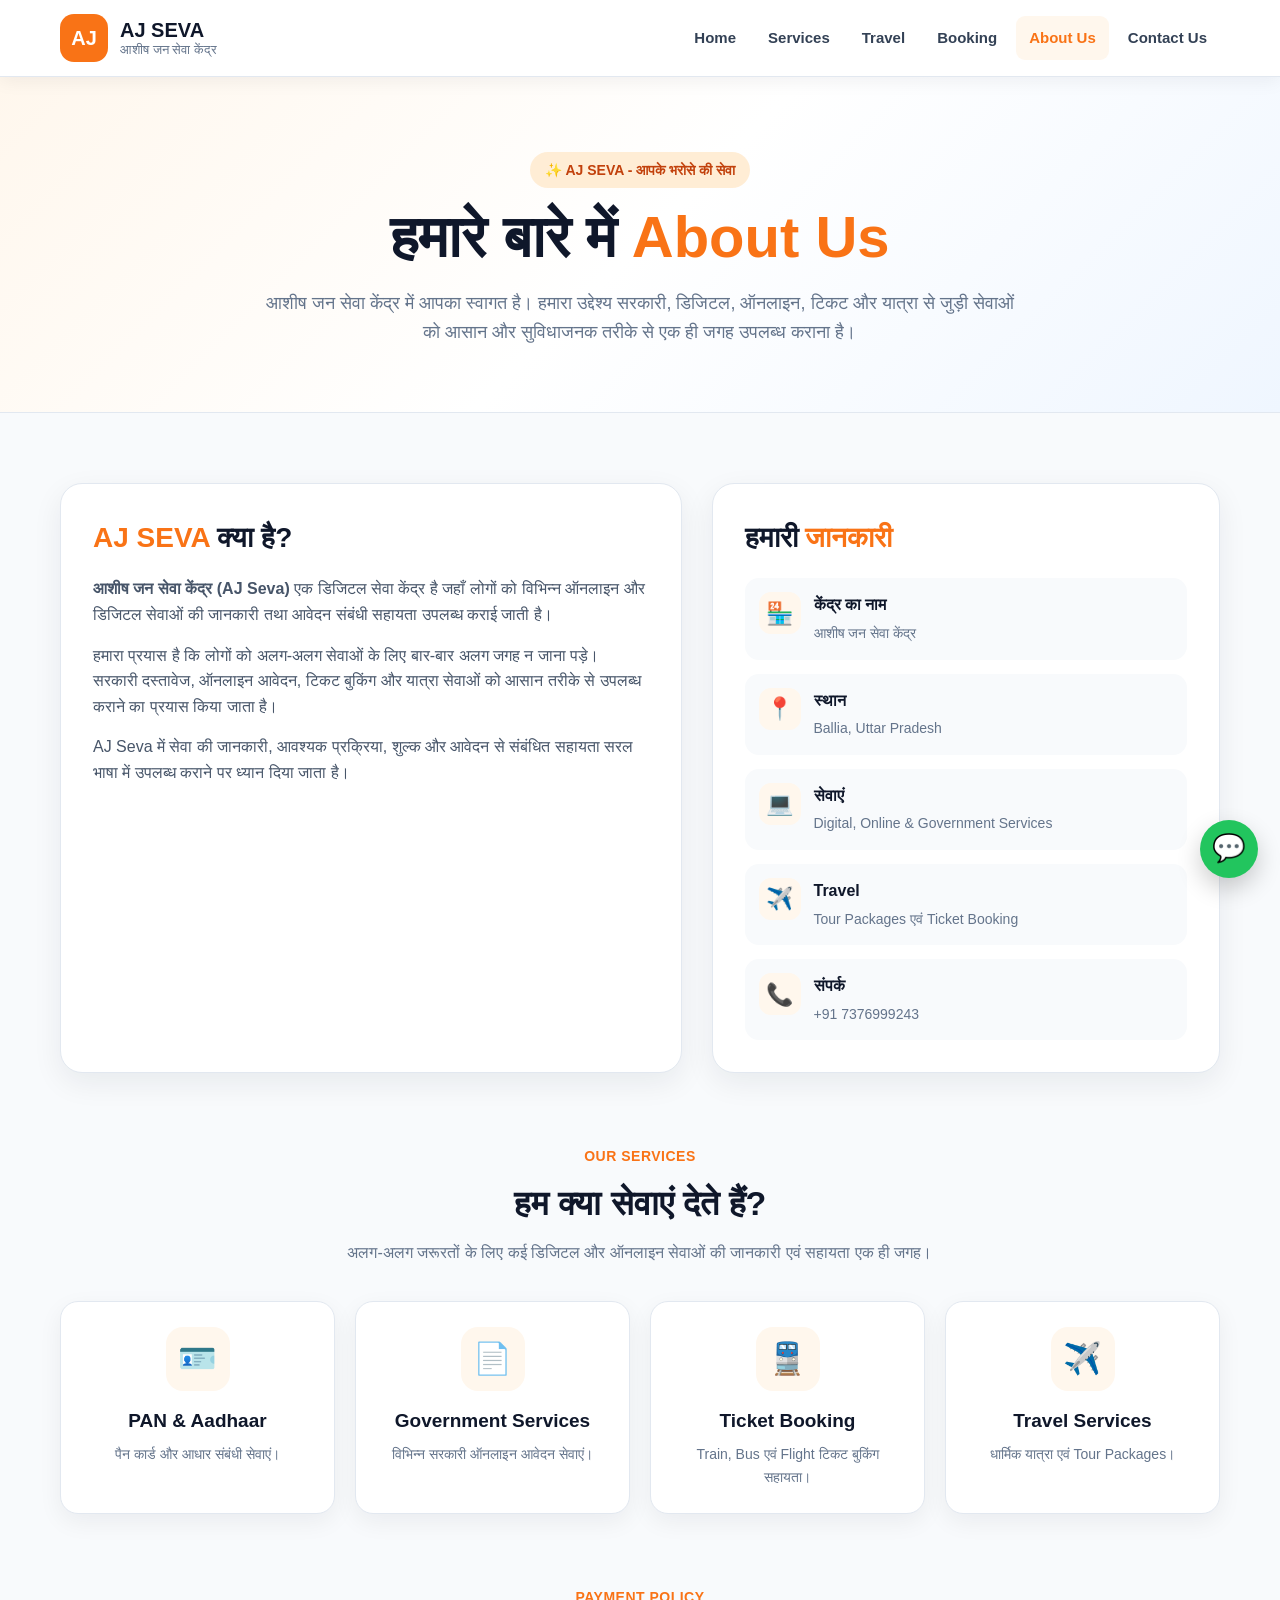
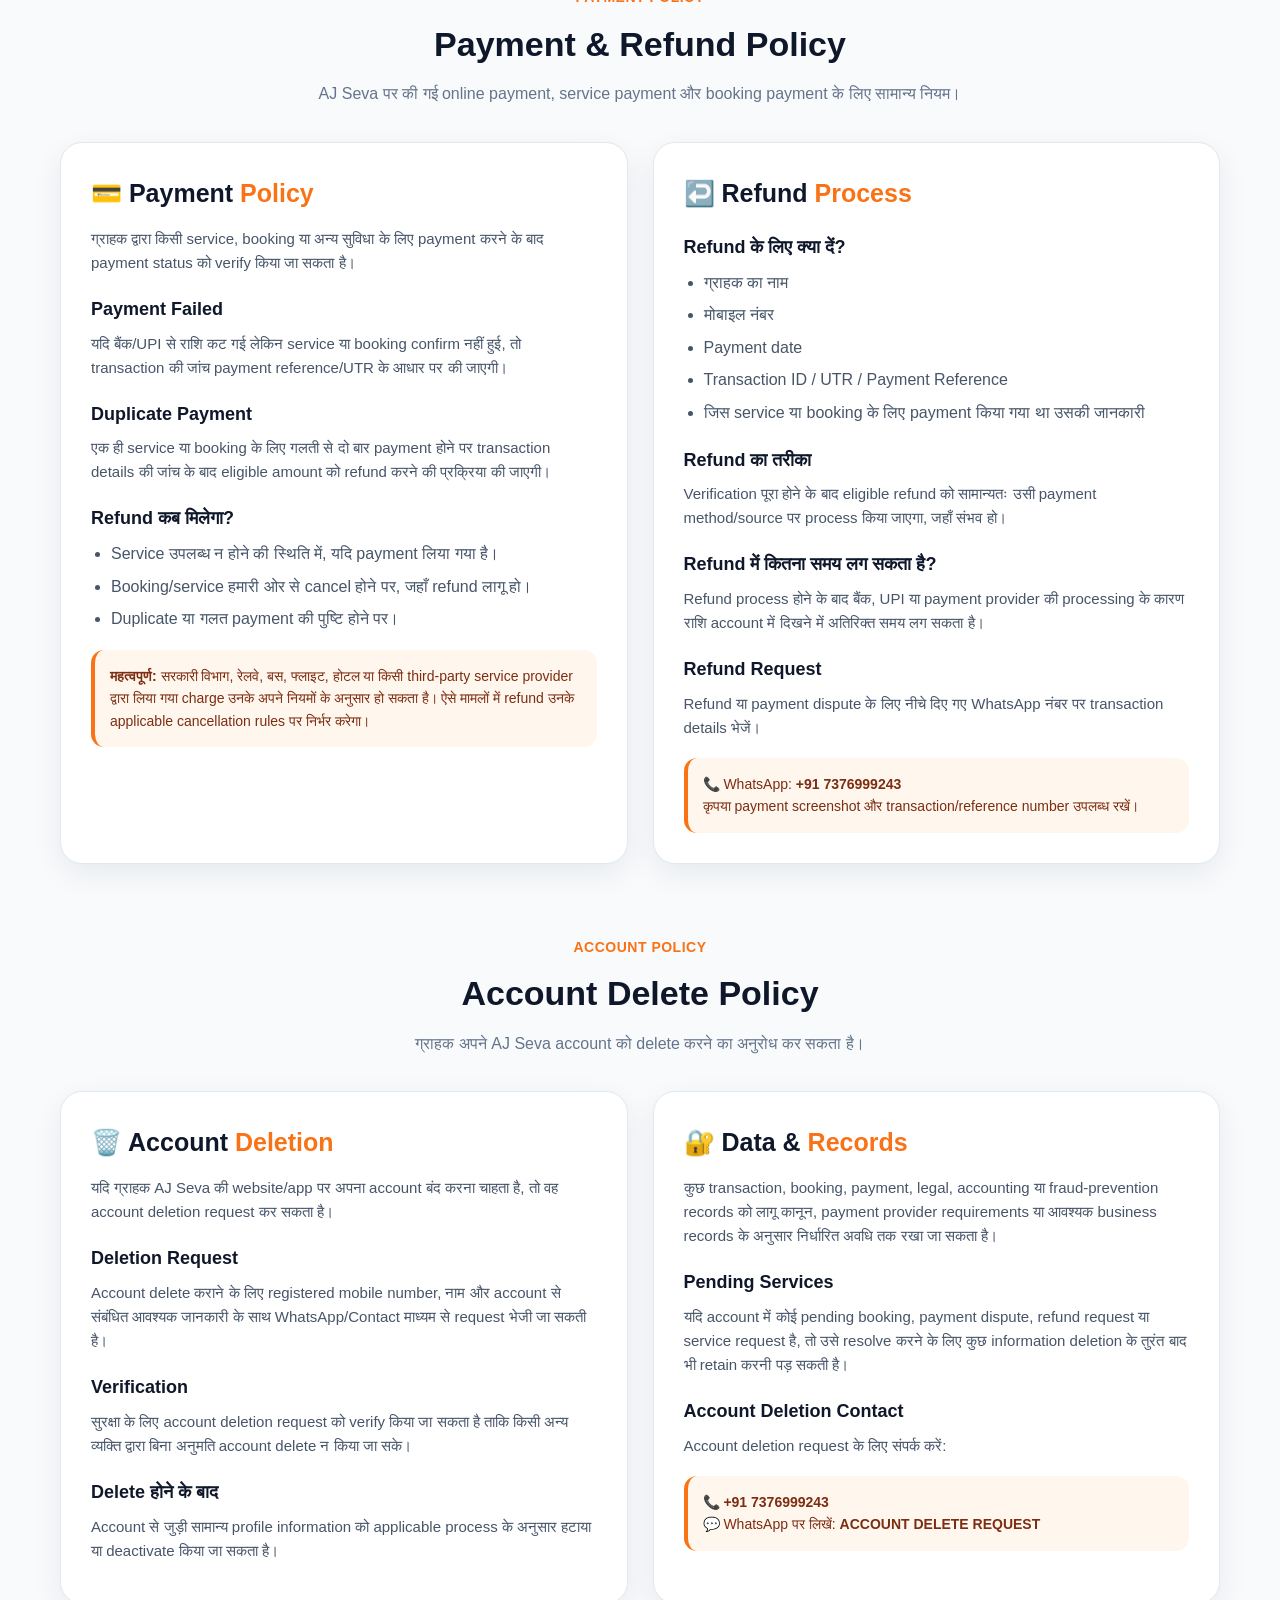
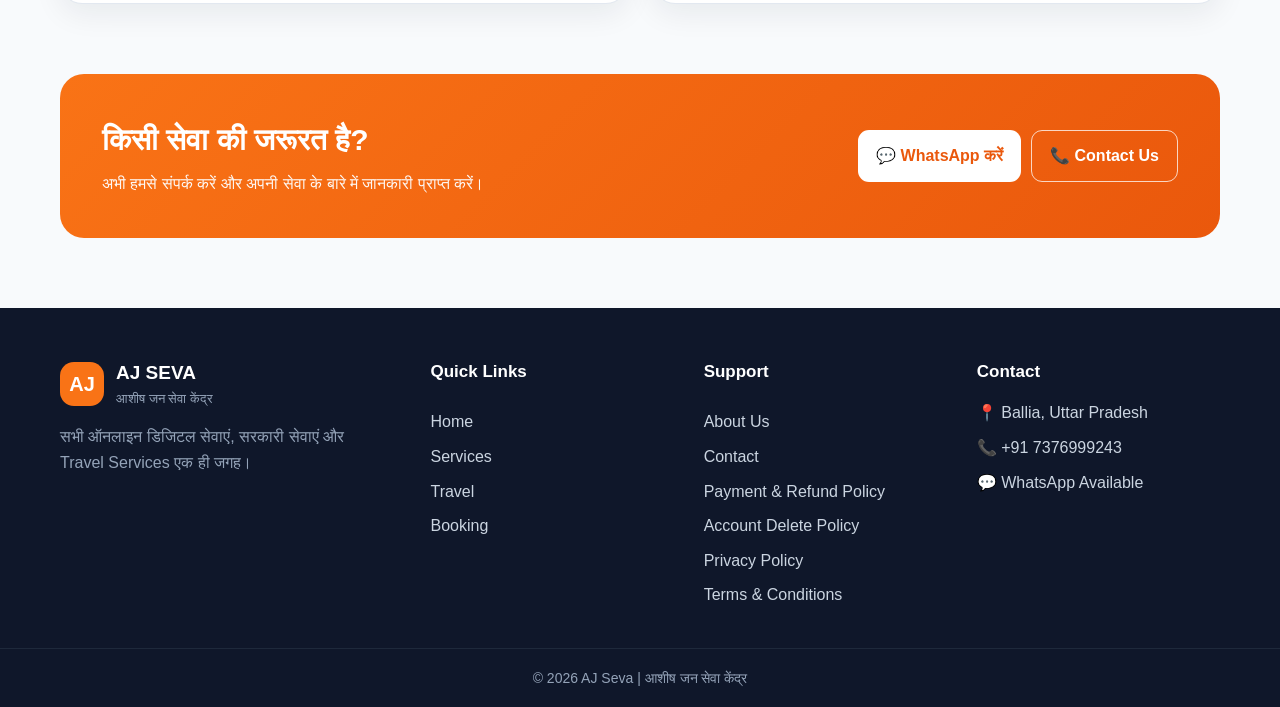
<file: about.html>
<!DOCTYPE html>
<html lang="hi">
<head>
    <meta charset="UTF-8">
    <meta name="viewport" content="width=device-width, initial-scale=1.0">

    <title>About Us | AJ Seva - आशीष जन सेवा केंद्र</title>

    <meta
        name="description"
        content="AJ Seva - आशीष जन सेवा केंद्र के बारे में जानें। सरकारी, डिजिटल, ऑनलाइन, टिकट और यात्रा सेवाएं एक ही जगह।"
    >

    <style>
        * {
            box-sizing: border-box;
            margin: 0;
            padding: 0;
        }

        html {
            scroll-behavior: smooth;
        }

        body {
            font-family: Arial, "Noto Sans Devanagari", sans-serif;
            background: #f8fafc;
            color: #0f172a;
            line-height: 1.6;
            overflow-x: hidden;
        }

        a {
            text-decoration: none;
        }

        .container {
            width: 100%;
            max-width: 1200px;
            margin: 0 auto;
            padding: 0 20px;
        }

        /* HEADER */
        .header {
            width: 100%;
            background: #ffffff;
            border-bottom: 1px solid #e2e8f0;
            box-shadow: 0 4px 18px rgba(15, 23, 42, 0.06);
            position: sticky;
            top: 0;
            z-index: 1000;
        }

        .navbar {
            min-height: 76px;
            display: flex;
            align-items: center;
            justify-content: space-between;
            gap: 20px;
        }

        .logo {
            display: flex;
            align-items: center;
            gap: 12px;
            color: #0f172a;
        }

        .logo-icon {
            width: 48px;
            height: 48px;
            border-radius: 14px;
            display: flex;
            align-items: center;
            justify-content: center;
            background: #f97316;
            color: #ffffff;
            font-size: 20px;
            font-weight: 900;
        }

        .logo-text {
            display: flex;
            flex-direction: column;
            line-height: 1.2;
        }

        .logo-text strong {
            font-size: 20px;
        }

        .logo-text span {
            font-size: 13px;
            color: #64748b;
        }

        .nav-menu {
            display: flex;
            align-items: center;
            gap: 6px;
        }

        .nav-menu a {
            color: #334155;
            font-weight: 700;
            font-size: 15px;
            padding: 10px 13px;
            border-radius: 9px;
            transition: 0.2s ease;
        }

        .nav-menu a:hover,
        .nav-menu a.active {
            color: #f97316;
            background: #fff7ed;
        }

        .menu-btn {
            display: none;
            border: 0;
            background: #f97316;
            color: #ffffff;
            width: 44px;
            height: 44px;
            border-radius: 10px;
            font-size: 24px;
            cursor: pointer;
        }

        /* PAGE HERO */
        .page-hero {
            padding: 75px 0 65px;
            background:
                linear-gradient(135deg, #fff7ed 0%, #ffffff 50%, #eff6ff 100%);
            border-bottom: 1px solid #e2e8f0;
        }

        .hero-inner {
            text-align: center;
            max-width: 850px;
            margin: auto;
        }

        .badge {
            display: inline-block;
            padding: 7px 15px;
            border-radius: 999px;
            background: #ffedd5;
            color: #c2410c;
            font-size: 14px;
            font-weight: 800;
            margin-bottom: 16px;
        }

        .page-hero h1 {
            font-size: clamp(34px, 5vw, 58px);
            line-height: 1.15;
            margin-bottom: 18px;
        }

        .page-hero h1 span {
            color: #f97316;
        }

        .page-hero p {
            color: #64748b;
            font-size: 18px;
            max-width: 760px;
            margin: auto;
        }

        /* ABOUT CONTENT */
        .about-section {
            padding: 70px 0;
        }

        .about-grid {
            display: grid;
            grid-template-columns: 1.1fr 0.9fr;
            gap: 30px;
            align-items: stretch;
        }

        .about-card,
        .info-card {
            background: #ffffff;
            border: 1px solid #e2e8f0;
            border-radius: 22px;
            padding: 32px;
            box-shadow: 0 10px 30px rgba(15, 23, 42, 0.07);
        }

        .about-card h2,
        .info-card h2 {
            font-size: 28px;
            margin-bottom: 16px;
        }

        .about-card h2 span,
        .info-card h2 span {
            color: #f97316;
        }

        .about-card p {
            color: #475569;
            margin-bottom: 15px;
            font-size: 16px;
        }

        .about-card p:last-child {
            margin-bottom: 0;
        }

        .info-list {
            display: grid;
            gap: 14px;
            margin-top: 18px;
        }

        .info-item {
            display: flex;
            gap: 13px;
            align-items: flex-start;
            padding: 14px;
            background: #f8fafc;
            border-radius: 14px;
        }

        .info-icon {
            width: 42px;
            height: 42px;
            min-width: 42px;
            border-radius: 12px;
            background: #fff7ed;
            display: flex;
            align-items: center;
            justify-content: center;
            font-size: 22px;
        }

        .info-item strong {
            display: block;
            margin-bottom: 2px;
        }

        .info-item span {
            color: #64748b;
            font-size: 14px;
        }

        /* SERVICES */
        .services-section {
            padding: 0 0 70px;
        }

        .section-title {
            text-align: center;
            max-width: 760px;
            margin: 0 auto 35px;
        }

        .section-title span {
            color: #f97316;
            font-weight: 800;
            font-size: 14px;
            letter-spacing: 0.5px;
        }

        .section-title h2 {
            font-size: 34px;
            margin: 7px 0 10px;
        }

        .section-title p {
            color: #64748b;
        }

        .feature-grid {
            display: grid;
            grid-template-columns: repeat(4, 1fr);
            gap: 20px;
        }

        .feature-card {
            background: #ffffff;
            border: 1px solid #e2e8f0;
            border-radius: 18px;
            padding: 25px;
            text-align: center;
            box-shadow: 0 8px 25px rgba(15, 23, 42, 0.06);
            transition: 0.2s ease;
        }

        .feature-card:hover {
            transform: translateY(-5px);
            box-shadow: 0 14px 32px rgba(15, 23, 42, 0.11);
        }

        .feature-icon {
            width: 64px;
            height: 64px;
            margin: 0 auto 15px;
            border-radius: 17px;
            background: #fff7ed;
            display: flex;
            align-items: center;
            justify-content: center;
            font-size: 31px;
        }

        .feature-card h3 {
            font-size: 19px;
            margin-bottom: 7px;
        }

        .feature-card p {
            color: #64748b;
            font-size: 14px;
        }

        /* CTA */
        .cta {
            padding: 0 0 70px;
        }

        .cta-box {
            background: linear-gradient(135deg, #f97316, #ea580c);
            color: #ffffff;
            border-radius: 24px;
            padding: 42px;
            display: flex;
            align-items: center;
            justify-content: space-between;
            gap: 25px;
        }

        .cta-box h2 {
            font-size: 30px;
            margin-bottom: 7px;
        }

        .cta-box p {
            opacity: 0.95;
        }

        .cta-buttons {
            display: flex;
            gap: 10px;
            flex-wrap: wrap;
        }

        .btn {
            display: inline-flex;
            align-items: center;
            justify-content: center;
            padding: 12px 18px;
            border-radius: 11px;
            font-weight: 800;
            transition: 0.2s ease;
        }

        .btn-light {
            background: #ffffff;
            color: #ea580c;
        }

        .btn-light:hover {
            transform: translateY(-2px);
        }

        .btn-outline {
            border: 1px solid rgba(255,255,255,0.75);
            color: #ffffff;
        }

        .btn-outline:hover {
            background: rgba(255,255,255,0.12);
        }

        /* FOOTER */
        .footer {
            background: #0f172a;
            color: #ffffff;
            padding-top: 50px;
        }

        .footer-grid {
            display: grid;
            grid-template-columns: 1.4fr 1fr 1fr 1fr;
            gap: 30px;
            padding-bottom: 40px;
        }

        .footer-logo {
            display: flex;
            align-items: center;
            gap: 12px;
            margin-bottom: 15px;
        }

        .footer-logo .logo-icon {
            width: 44px;
            height: 44px;
        }

        .footer-logo strong {
            display: block;
            font-size: 19px;
        }

        .footer-logo span {
            display: block;
            color: #94a3b8;
            font-size: 13px;
        }

        .footer-about p {
            color: #94a3b8;
            max-width: 330px;
        }

        .footer h3 {
            font-size: 17px;
            margin-bottom: 15px;
        }

        .footer-links {
            display: flex;
            flex-direction: column;
            gap: 9px;
        }

        .footer-links a {
            color: #cbd5e1;
            transition: 0.2s;
        }

        .footer-links a:hover {
            color: #fb923c;
        }

        .footer-contact p {
            color: #cbd5e1;
            margin-bottom: 9px;
        }

        .footer-bottom {
            border-top: 1px solid #1e293b;
            text-align: center;
            padding: 18px 20px;
            color: #94a3b8;
            font-size: 14px;
        }

        /* WHATSAPP */
        .whatsapp-float {
            position: fixed;
            right: 22px;
            bottom: 22px;
            width: 58px;
            height: 58px;
            border-radius: 50%;
            background: #22c55e;
            color: #ffffff;
            display: flex;
            align-items: center;
            justify-content: center;
            font-size: 27px;
            box-shadow: 0 10px 25px rgba(0,0,0,0.2);
            z-index: 2000;
        }


        /* POLICY SECTIONS */
        .policy-section {
            padding: 0 0 70px;
        }

        .policy-grid {
            display: grid;
            grid-template-columns: repeat(2, minmax(0, 1fr));
            gap: 25px;
        }

        .policy-card {
            background: #ffffff;
            border: 1px solid #e2e8f0;
            border-radius: 22px;
            padding: 30px;
            box-shadow: 0 10px 30px rgba(15, 23, 42, 0.07);
        }

        .policy-card h2 {
            font-size: 25px;
            margin-bottom: 14px;
        }

        .policy-card h2 span {
            color: #f97316;
        }

        .policy-card h3 {
            font-size: 18px;
            margin: 20px 0 8px;
        }

        .policy-card p {
            color: #475569;
            font-size: 15px;
            margin-bottom: 10px;
        }

        .policy-card ul {
            margin: 8px 0 12px 20px;
            color: #475569;
        }

        .policy-card li {
            margin-bottom: 7px;
        }

        .policy-note {
            margin-top: 18px;
            padding: 15px;
            border-radius: 13px;
            background: #fff7ed;
            border-left: 4px solid #f97316;
            color: #7c2d12;
            font-size: 14px;
        }

        /* MOBILE */
        @media (max-width: 900px) {
            .nav-menu {
                display: none;
                position: absolute;
                top: 76px;
                left: 0;
                right: 0;
                background: #ffffff;
                padding: 12px 20px 20px;
                border-bottom: 1px solid #e2e8f0;
                box-shadow: 0 10px 25px rgba(15,23,42,0.08);
                flex-direction: column;
                align-items: stretch;
            }

            .nav-menu.open {
                display: flex;
            }

            .nav-menu a {
                width: 100%;
            }

            .menu-btn {
                display: block;
            }

            .about-grid {
                grid-template-columns: 1fr;
            }

            .feature-grid {
                grid-template-columns: repeat(2, 1fr);
            }

            .footer-grid {
                grid-template-columns: repeat(2, 1fr);
            }

            .cta-box {
                flex-direction: column;
                align-items: flex-start;
            }
        }

        @media (max-width: 600px) {
            .container {
                padding-left: 14px;
                padding-right: 14px;
            }

            .navbar {
                min-height: 68px;
            }

            .logo-icon {
                width: 43px;
                height: 43px;
            }

            .logo-text strong {
                font-size: 18px;
            }

            .logo-text span {
                font-size: 11px;
            }

            .nav-menu {
                top: 68px;
            }

            .page-hero {
                padding: 55px 0 48px;
            }

            .page-hero p {
                font-size: 16px;
            }

            .about-section {
                padding: 45px 0;
            }

            .about-card,
            .info-card {
                padding: 22px;
                border-radius: 17px;
            }

            .about-card h2,
            .info-card h2 {
                font-size: 24px;
            }

            .feature-grid {
                grid-template-columns: 1fr 1fr;
                gap: 12px;
            }

            .feature-card {
                padding: 18px 12px;
            }

            .feature-card h3 {
                font-size: 16px;
            }

            .feature-card p {
                font-size: 12px;
            }

            .cta-box {
                padding: 28px 22px;
                border-radius: 18px;
            }

            .cta-box h2 {
                font-size: 25px;
            }

            .cta-buttons {
                width: 100%;
            }

            .cta-buttons .btn {
                width: 100%;
            }

            .footer-grid {
                grid-template-columns: 1fr;
            }

            .whatsapp-float {
                width: 53px;
                height: 53px;
                right: 16px;
                bottom: 16px;
            }
        }
    </style>
</head>

<body>

<header class="header">
    <div class="container navbar">

        <a href="./index.html" class="logo">
            <div class="logo-icon">AJ</div>
            <div class="logo-text">
                <strong>AJ SEVA</strong>
                <span>आशीष जन सेवा केंद्र</span>
            </div>
        </a>

        <button
            class="menu-btn"
            id="menuBtn"
            type="button"
            aria-label="Open Menu"
            aria-expanded="false"
        >
            ☰
        </button>

        <nav class="nav-menu" id="navMenu">
            <a href="./index.html">Home</a>
            <a href="./services.html">Services</a>
            <a href="./travel.html">Travel</a>
            <a href="./booking.html">Booking</a>
            <a href="./about.html" class="active">About Us</a>
            <a href="./contact.html">Contact Us</a>
        </nav>

    </div>
</header>

<section class="page-hero">
    <div class="container hero-inner">

        <div class="badge">✨ AJ SEVA - आपके भरोसे की सेवा</div>

        <h1>
            हमारे बारे में
            <span>About Us</span>
        </h1>

        <p>
            आशीष जन सेवा केंद्र में आपका स्वागत है।
            हमारा उद्देश्य सरकारी, डिजिटल, ऑनलाइन, टिकट और
            यात्रा से जुड़ी सेवाओं को आसान और सुविधाजनक तरीके से
            एक ही जगह उपलब्ध कराना है।
        </p>

    </div>
</section>

<section class="about-section">
    <div class="container about-grid">

        <div class="about-card">

            <h2>
                <span>AJ SEVA</span> क्या है?
            </h2>

            <p>
                <strong>आशीष जन सेवा केंद्र (AJ Seva)</strong>
                एक डिजिटल सेवा केंद्र है जहाँ लोगों को विभिन्न
                ऑनलाइन और डिजिटल सेवाओं की जानकारी तथा आवेदन
                संबंधी सहायता उपलब्ध कराई जाती है।
            </p>

            <p>
                हमारा प्रयास है कि लोगों को अलग-अलग सेवाओं के लिए
                बार-बार अलग जगह न जाना पड़े। सरकारी दस्तावेज,
                ऑनलाइन आवेदन, टिकट बुकिंग और यात्रा सेवाओं को
                आसान तरीके से उपलब्ध कराने का प्रयास किया जाता है।
            </p>

            <p>
                AJ Seva में सेवा की जानकारी, आवश्यक प्रक्रिया,
                शुल्क और आवेदन से संबंधित सहायता सरल भाषा में
                उपलब्ध कराने पर ध्यान दिया जाता है।
            </p>

        </div>

        <div class="info-card">

            <h2>हमारी <span>जानकारी</span></h2>

            <div class="info-list">

                <div class="info-item">
                    <div class="info-icon">🏪</div>
                    <div>
                        <strong>केंद्र का नाम</strong>
                        <span>आशीष जन सेवा केंद्र</span>
                    </div>
                </div>

                <div class="info-item">
                    <div class="info-icon">📍</div>
                    <div>
                        <strong>स्थान</strong>
                        <span>Ballia, Uttar Pradesh</span>
                    </div>
                </div>

                <div class="info-item">
                    <div class="info-icon">💻</div>
                    <div>
                        <strong>सेवाएं</strong>
                        <span>Digital, Online & Government Services</span>
                    </div>
                </div>

                <div class="info-item">
                    <div class="info-icon">✈️</div>
                    <div>
                        <strong>Travel</strong>
                        <span>Tour Packages एवं Ticket Booking</span>
                    </div>
                </div>

                <div class="info-item">
                    <div class="info-icon">📞</div>
                    <div>
                        <strong>संपर्क</strong>
                        <span>+91 7376999243</span>
                    </div>
                </div>

            </div>

        </div>

    </div>
</section>

<section class="services-section">
    <div class="container">

        <div class="section-title">
            <span>OUR SERVICES</span>
            <h2>हम क्या सेवाएं देते हैं?</h2>
            <p>
                अलग-अलग जरूरतों के लिए कई डिजिटल और ऑनलाइन सेवाओं
                की जानकारी एवं सहायता एक ही जगह।
            </p>
        </div>

        <div class="feature-grid">

            <div class="feature-card">
                <div class="feature-icon">🪪</div>
                <h3>PAN & Aadhaar</h3>
                <p>पैन कार्ड और आधार संबंधी सेवाएं।</p>
            </div>

            <div class="feature-card">
                <div class="feature-icon">📄</div>
                <h3>Government Services</h3>
                <p>विभिन्न सरकारी ऑनलाइन आवेदन सेवाएं।</p>
            </div>

            <div class="feature-card">
                <div class="feature-icon">🚆</div>
                <h3>Ticket Booking</h3>
                <p>Train, Bus एवं Flight टिकट बुकिंग सहायता।</p>
            </div>

            <div class="feature-card">
                <div class="feature-icon">✈️</div>
                <h3>Travel Services</h3>
                <p>धार्मिक यात्रा एवं Tour Packages।</p>
            </div>

        </div>

    </div>
</section>


<section class="policy-section" id="refund-policy">
    <div class="container">

        <div class="section-title">
            <span>PAYMENT POLICY</span>
            <h2>Payment & Refund Policy</h2>
            <p>
                AJ Seva पर की गई online payment, service payment और
                booking payment के लिए सामान्य नियम।
            </p>
        </div>

        <div class="policy-grid">

            <div class="policy-card">
                <h2>💳 Payment <span>Policy</span></h2>

                <p>
                    ग्राहक द्वारा किसी service, booking या अन्य सुविधा के लिए
                    payment करने के बाद payment status को verify किया जा सकता है।
                </p>

                <h3>Payment Failed</h3>
                <p>
                    यदि बैंक/UPI से राशि कट गई लेकिन service या booking confirm
                    नहीं हुई, तो transaction की जांच payment reference/UTR के
                    आधार पर की जाएगी।
                </p>

                <h3>Duplicate Payment</h3>
                <p>
                    एक ही service या booking के लिए गलती से दो बार payment होने
                    पर transaction details की जांच के बाद eligible amount को
                    refund करने की प्रक्रिया की जाएगी।
                </p>

                <h3>Refund कब मिलेगा?</h3>
                <ul>
                    <li>Service उपलब्ध न होने की स्थिति में, यदि payment लिया गया है।</li>
                    <li>Booking/service हमारी ओर से cancel होने पर, जहाँ refund लागू हो।</li>
                    <li>Duplicate या गलत payment की पुष्टि होने पर।</li>
                </ul>

                <div class="policy-note">
                    <strong>महत्वपूर्ण:</strong>
                    सरकारी विभाग, रेलवे, बस, फ्लाइट, होटल या किसी third-party
                    service provider द्वारा लिया गया charge उनके अपने नियमों
                    के अनुसार हो सकता है। ऐसे मामलों में refund उनके applicable
                    cancellation rules पर निर्भर करेगा।
                </div>
            </div>

            <div class="policy-card">
                <h2>↩️ Refund <span>Process</span></h2>

                <h3>Refund के लिए क्या दें?</h3>
                <ul>
                    <li>ग्राहक का नाम</li>
                    <li>मोबाइल नंबर</li>
                    <li>Payment date</li>
                    <li>Transaction ID / UTR / Payment Reference</li>
                    <li>जिस service या booking के लिए payment किया गया था उसकी जानकारी</li>
                </ul>

                <h3>Refund का तरीका</h3>
                <p>
                    Verification पूरा होने के बाद eligible refund को सामान्यतः
                    उसी payment method/source पर process किया जाएगा, जहाँ
                    संभव हो।
                </p>

                <h3>Refund में कितना समय लग सकता है?</h3>
                <p>
                    Refund process होने के बाद बैंक, UPI या payment provider की
                    processing के कारण राशि account में दिखने में अतिरिक्त समय
                    लग सकता है।
                </p>

                <h3>Refund Request</h3>
                <p>
                    Refund या payment dispute के लिए नीचे दिए गए WhatsApp नंबर
                    पर transaction details भेजें।
                </p>

                <div class="policy-note">
                    📞 WhatsApp: <strong>+91 7376999243</strong><br>
                    कृपया payment screenshot और transaction/reference number
                    उपलब्ध रखें।
                </div>
            </div>

        </div>
    </div>
</section>

<section class="policy-section" id="account-delete-policy">
    <div class="container">

        <div class="section-title">
            <span>ACCOUNT POLICY</span>
            <h2>Account Delete Policy</h2>
            <p>
                ग्राहक अपने AJ Seva account को delete करने का अनुरोध कर सकता है।
            </p>
        </div>

        <div class="policy-grid">

            <div class="policy-card">
                <h2>🗑️ Account <span>Deletion</span></h2>

                <p>
                    यदि ग्राहक AJ Seva की website/app पर अपना account बंद करना
                    चाहता है, तो वह account deletion request कर सकता है।
                </p>

                <h3>Deletion Request</h3>
                <p>
                    Account delete कराने के लिए registered mobile number,
                    नाम और account से संबंधित आवश्यक जानकारी के साथ
                    WhatsApp/Contact माध्यम से request भेजी जा सकती है।
                </p>

                <h3>Verification</h3>
                <p>
                    सुरक्षा के लिए account deletion request को verify किया जा
                    सकता है ताकि किसी अन्य व्यक्ति द्वारा बिना अनुमति account
                    delete न किया जा सके।
                </p>

                <h3>Delete होने के बाद</h3>
                <p>
                    Account से जुड़ी सामान्य profile information को applicable
                    process के अनुसार हटाया या deactivate किया जा सकता है।
                </p>
            </div>

            <div class="policy-card">
                <h2>🔐 Data & <span>Records</span></h2>

                <p>
                    कुछ transaction, booking, payment, legal, accounting या
                    fraud-prevention records को लागू कानून, payment provider
                    requirements या आवश्यक business records के अनुसार
                    निर्धारित अवधि तक रखा जा सकता है।
                </p>

                <h3>Pending Services</h3>
                <p>
                    यदि account में कोई pending booking, payment dispute,
                    refund request या service request है, तो उसे resolve करने
                    के लिए कुछ information deletion के तुरंत बाद भी retain
                    करनी पड़ सकती है।
                </p>

                <h3>Account Deletion Contact</h3>
                <p>
                    Account deletion request के लिए संपर्क करें:
                </p>

                <div class="policy-note">
                    📞 <strong>+91 7376999243</strong><br>
                    💬 WhatsApp पर लिखें: <strong>ACCOUNT DELETE REQUEST</strong>
                </div>
            </div>

        </div>
    </div>
</section>

<section class="cta">
    <div class="container">

        <div class="cta-box">

            <div>
                <h2>किसी सेवा की जरूरत है?</h2>
                <p>
                    अभी हमसे संपर्क करें और अपनी सेवा के बारे में जानकारी प्राप्त करें।
                </p>
            </div>

            <div class="cta-buttons">
                <a
                    href="https://wa.me/917376999243"
                    target="_blank"
                    rel="noopener noreferrer"
                    class="btn btn-light"
                >
                    💬 WhatsApp करें
                </a>

                <a
                    href="./contact.html"
                    class="btn btn-outline"
                >
                    📞 Contact Us
                </a>
            </div>

        </div>

    </div>
</section>

<footer class="footer">

    <div class="container footer-grid">

        <div class="footer-about">

            <div class="footer-logo">
                <div class="logo-icon">AJ</div>
                <div>
                    <strong>AJ SEVA</strong>
                    <span>आशीष जन सेवा केंद्र</span>
                </div>
            </div>

            <p>
                सभी ऑनलाइन डिजिटल सेवाएं, सरकारी सेवाएं
                और Travel Services एक ही जगह।
            </p>

        </div>

        <div class="footer-links">
            <h3>Quick Links</h3>
            <a href="./index.html">Home</a>
            <a href="./services.html">Services</a>
            <a href="./travel.html">Travel</a>
            <a href="./booking.html">Booking</a>
        </div>

        <div class="footer-links">
            <h3>Support</h3>
            <a href="./about.html">About Us</a>
            <a href="./contact.html">Contact</a>
            <a href="#refund-policy">Payment & Refund Policy</a>
            <a href="#account-delete-policy">Account Delete Policy</a>
            <a href="#">Privacy Policy</a>
            <a href="#">Terms & Conditions</a>
        </div>

        <div class="footer-contact">
            <h3>Contact</h3>
            <p>📍 Ballia, Uttar Pradesh</p>
            <p>📞 +91 7376999243</p>
            <p>💬 WhatsApp Available</p>
        </div>

    </div>

    <div class="footer-bottom">
        <p>© 2026 AJ Seva | आशीष जन सेवा केंद्र</p>
    </div>

</footer>

<a
    href="https://wa.me/917376999243"
    target="_blank"
    rel="noopener noreferrer"
    class="whatsapp-float"
    title="WhatsApp"
>
    💬
</a>

<script>
    document.addEventListener("DOMContentLoaded", function () {

        const menuBtn = document.getElementById("menuBtn");
        const navMenu = document.getElementById("navMenu");

        if (menuBtn && navMenu) {
            menuBtn.addEventListener("click", function () {
                const isOpen = navMenu.classList.toggle("open");
                menuBtn.setAttribute("aria-expanded", String(isOpen));
            });

            navMenu.querySelectorAll("a").forEach(function (link) {
                link.addEventListener("click", function () {
                    navMenu.classList.remove("open");
                    menuBtn.setAttribute("aria-expanded", "false");
                });
            });
        }

    });
</script>

</body>
</html>
</file>
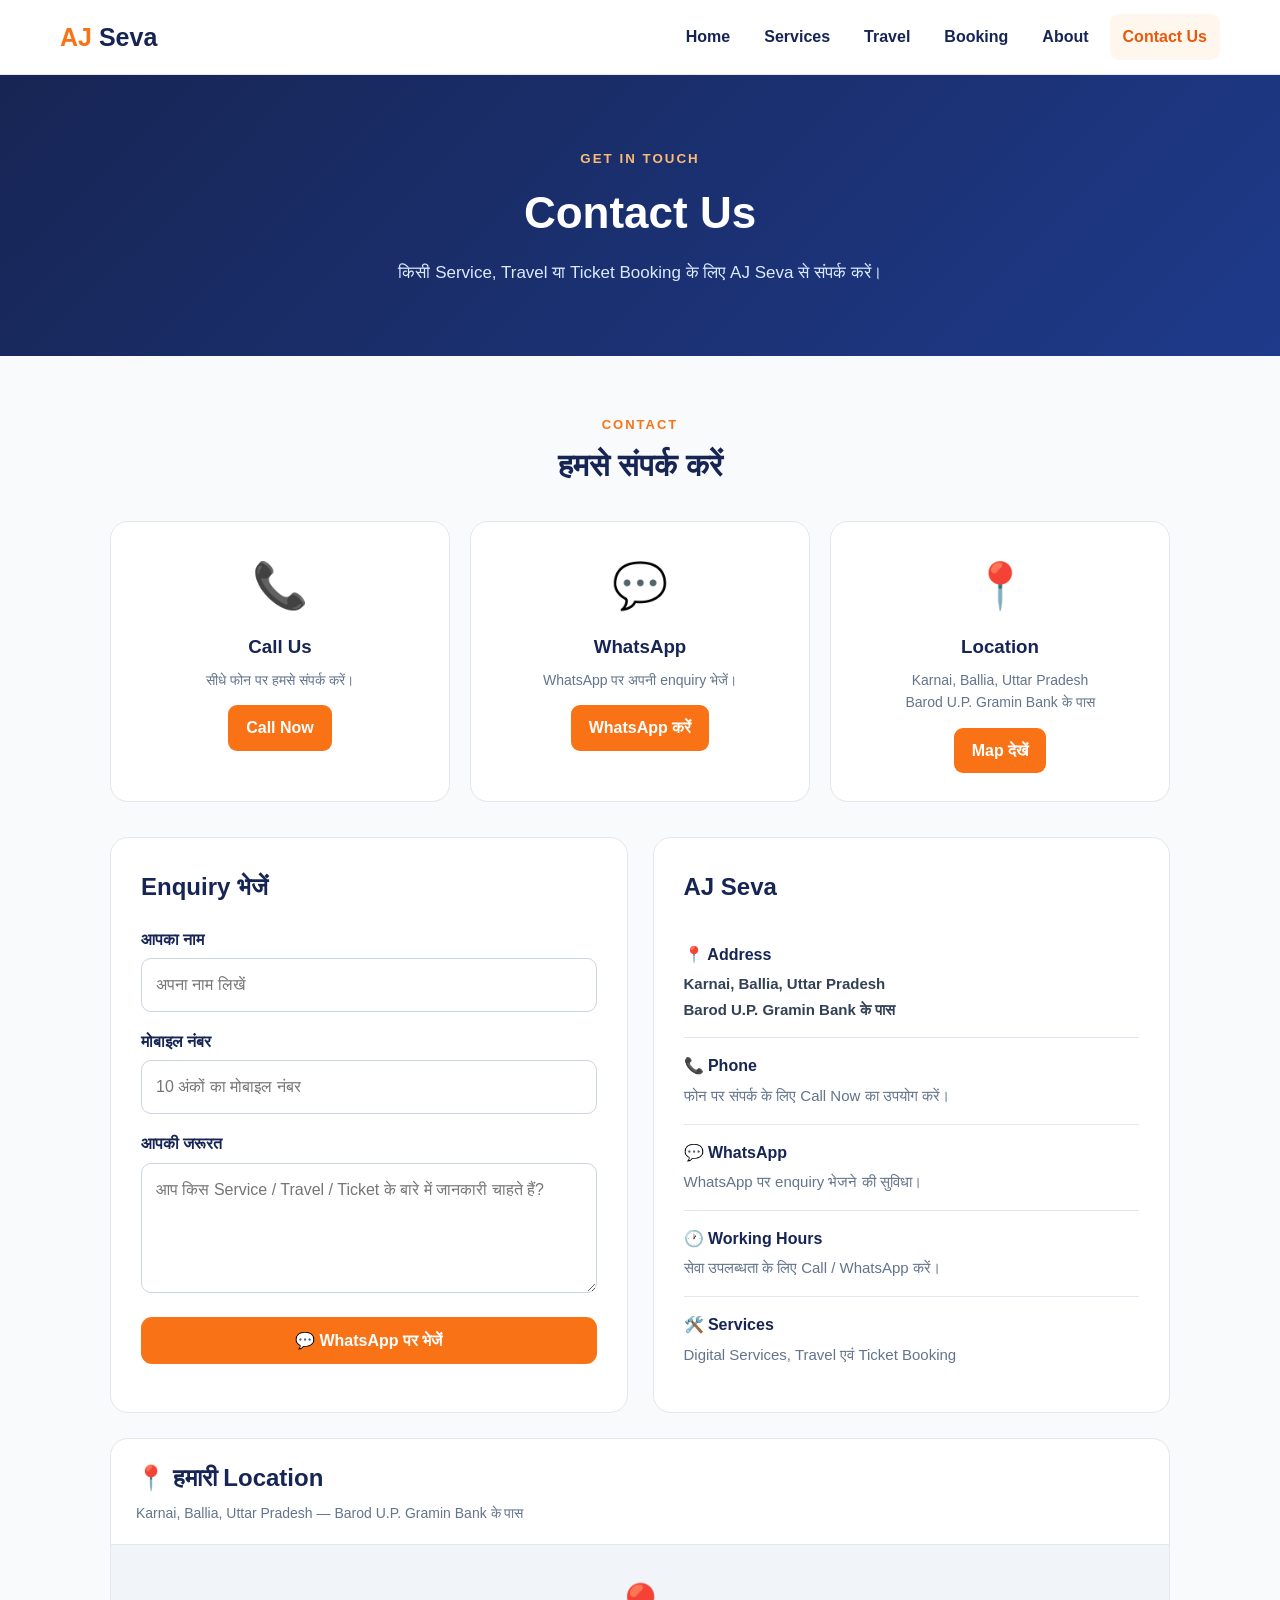
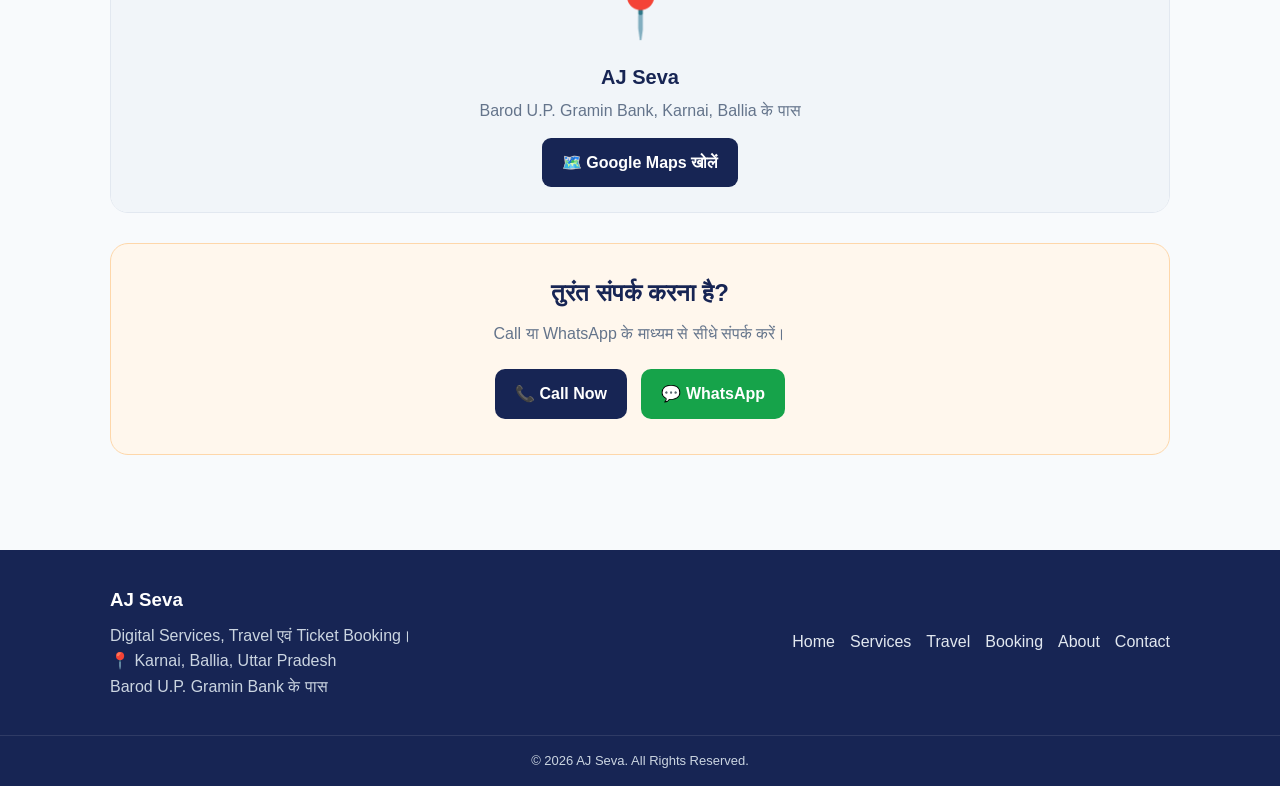
<file: contact.html>
<!DOCTYPE html>
<html lang="hi">
<head>

    <meta charset="UTF-8">

    <meta
        name="viewport"
        content="width=device-width, initial-scale=1.0"
    >

    <title>Contact Us | AJ Seva</title>

    <meta
        name="description"
        content="AJ Seva से संपर्क करें। Digital Services, Travel और Ticket Booking के लिए हमसे जुड़ें।"
    >

    <style>

        * {
            box-sizing: border-box;
            margin: 0;
            padding: 0;
        }

        html {
            scroll-behavior: smooth;
        }

        body {
            font-family:
                Arial,
                "Noto Sans Devanagari",
                sans-serif;

            background: #f8fafc;
            color: #172554;
            line-height: 1.6;
        }

        a {
            text-decoration: none;
        }

        /* =========================================
           HEADER
        ========================================= */

        header {
            background: #ffffff;
            border-bottom: 1px solid #e5e7eb;

            position: sticky;
            top: 0;
            z-index: 1000;
        }

        .header-inner {
            max-width: 1200px;
            margin: auto;

            padding: 14px 20px;

            display: flex;
            align-items: center;
            justify-content: space-between;

            gap: 20px;
        }

        .logo {
            font-size: 25px;
            font-weight: 900;
            color: #f97316;
        }

        .logo span {
            color: #172554;
        }

        nav {
            display: flex;
            align-items: center;
            gap: 8px;
        }

        nav a {
            color: #172554;
            font-weight: 700;

            padding: 10px 13px;

            border-radius: 9px;

            transition: .2s ease;
        }

        nav a:hover,
        nav a.active {
            background: #fff7ed;
            color: #ea580c;
        }

        .menu-btn {
            display: none;

            border: 0;
            background: #f1f5f9;

            border-radius: 9px;

            padding: 9px 13px;

            font-size: 22px;

            cursor: pointer;
        }

        /* =========================================
           HERO
        ========================================= */

        .hero {
            background:
                linear-gradient(
                    135deg,
                    #172554,
                    #1e3a8a
                );

            color: white;

            padding: 70px 20px;

            text-align: center;
        }

        .hero small {
            color: #fdba74;

            font-weight: 800;

            letter-spacing: 2px;
        }

        .hero h1 {
            font-size: 44px;

            margin: 8px 0 10px;
        }

        .hero p {
            max-width: 680px;

            margin: auto;

            color: #dbeafe;

            font-size: 17px;
        }

        /* =========================================
           MAIN CONTAINER
        ========================================= */

        .container {
            max-width: 1100px;

            margin: auto;

            padding: 55px 20px;
        }

        .section-title {
            text-align: center;

            margin-bottom: 30px;
        }

        .section-title span {
            color: #f97316;

            font-size: 13px;

            font-weight: 800;

            letter-spacing: 2px;
        }

        .section-title h2 {
            margin-top: 5px;

            font-size: 31px;
        }

        /* =========================================
           CONTACT CARDS
        ========================================= */

        .contact-grid {
            display: grid;

            grid-template-columns:
                repeat(3, 1fr);

            gap: 20px;
        }

        .contact-card {
            background: #ffffff;

            border: 1px solid #e2e8f0;

            border-radius: 18px;

            padding: 28px 22px;

            text-align: center;

            transition:
                transform .2s ease,
                box-shadow .2s ease;
        }

        .contact-card:hover {
            transform: translateY(-5px);

            box-shadow:
                0 15px 35px
                rgba(
                    15,
                    23,
                    42,
                    .10
                );
        }

        .contact-icon {
            font-size: 45px;

            margin-bottom: 10px;
        }

        .contact-card h3 {
            margin-bottom: 7px;
        }

        .contact-card p {
            color: #64748b;

            font-size: 14px;
        }

        .contact-card .action-btn {
            display: inline-block;

            margin-top: 14px;

            padding: 10px 18px;

            border-radius: 9px;

            background: #f97316;

            color: white;

            font-weight: 800;

            transition: .2s ease;
        }

        .contact-card .action-btn:hover {
            background: #ea580c;
        }

        /* =========================================
           CONTACT LAYOUT
        ========================================= */

        .contact-layout {
            display: grid;

            grid-template-columns:
                1fr
                1fr;

            gap: 25px;

            margin-top: 35px;
        }

        .form-card,
        .info-card {
            background: #ffffff;

            border: 1px solid #e2e8f0;

            border-radius: 18px;

            padding: 30px;
        }

        .form-card h2,
        .info-card h2 {
            margin-bottom: 20px;
        }

        /* =========================================
           FORM
        ========================================= */

        .form-group {
            margin-bottom: 17px;
        }

        .form-group label {
            display: block;

            margin-bottom: 6px;

            font-weight: 700;
        }

        .form-group input,
        .form-group textarea {
            width: 100%;

            padding: 13px 14px;

            border:
                1px solid #cbd5e1;

            border-radius: 10px;

            outline: none;

            font: inherit;

            background: #ffffff;
        }

        .form-group textarea {
            min-height: 130px;

            resize: vertical;
        }

        .form-group input:focus,
        .form-group textarea:focus {
            border-color: #f97316;

            box-shadow:
                0 0 0 3px
                rgba(
                    249,
                    115,
                    22,
                    .10
                );
        }

        .submit-btn {
            width: 100%;

            padding: 14px;

            border: 0;

            border-radius: 11px;

            background: #f97316;

            color: white;

            font-weight: 800;

            font-size: 16px;

            cursor: pointer;

            transition: .2s ease;
        }

        .submit-btn:hover {
            background: #ea580c;
        }

        /* =========================================
           INFORMATION
        ========================================= */

        .info-row {
            padding: 15px 0;

            border-bottom:
                1px solid #e2e8f0;
        }

        .info-row:last-child {
            border-bottom: 0;
        }

        .info-row strong {
            display: block;

            margin-bottom: 4px;
        }

        .info-row span,
        .info-row a {
            color: #64748b;

            font-size: 15px;
        }

        .address-text {
            color: #334155 !important;

            font-weight: 600;
        }

        /* =========================================
           MAP
        ========================================= */

        .map-box {
            margin-top: 25px;

            background: #ffffff;

            border:
                1px solid #e2e8f0;

            border-radius: 18px;

            overflow: hidden;
        }

        .map-header {
            padding: 20px 25px;

            border-bottom:
                1px solid #e2e8f0;
        }

        .map-header h2 {
            margin-bottom: 4px;
        }

        .map-header p {
            color: #64748b;

            font-size: 14px;
        }

        .map-placeholder {
            min-height: 260px;

            display: flex;

            align-items: center;

            justify-content: center;

            text-align: center;

            background: #f1f5f9;

            padding: 25px;
        }

        .map-icon {
            font-size: 52px;

            margin-bottom: 8px;
        }

        .map-placeholder strong {
            font-size: 20px;
        }

        .map-placeholder p {
            color: #64748b;

            margin-top: 5px;
        }

        .map-btn {
            display: inline-block;

            margin-top: 14px;

            padding: 12px 20px;

            background: #172554;

            color: white;

            border-radius: 9px;

            font-weight: 800;
        }

        .map-btn:hover {
            background: #1e3a8a;
        }

        /* =========================================
           QUICK CONTACT
        ========================================= */

        .quick-contact {
            margin-top: 30px;

            background: #fff7ed;

            border:
                1px solid #fed7aa;

            border-radius: 18px;

            padding: 30px;

            text-align: center;
        }

        .quick-contact h2 {
            margin-bottom: 8px;
        }

        .quick-contact p {
            color: #64748b;

            margin-bottom: 18px;
        }

        .quick-btn {
            display: inline-block;

            margin: 5px;

            padding: 12px 20px;

            border-radius: 10px;

            font-weight: 800;
        }

        .call-btn {
            background: #172554;

            color: white;
        }

        .whatsapp-btn {
            background: #16a34a;

            color: white;
        }

        /* =========================================
           FOOTER
        ========================================= */

        footer {
            background: #172554;

            color: white;

            margin-top: 40px;
        }

        .footer-inner {
            max-width: 1100px;

            margin: auto;

            padding: 35px 20px;

            display: flex;

            justify-content:
                space-between;

            gap: 25px;
        }

        footer h3 {
            margin-bottom: 8px;
        }

        footer p {
            color: #cbd5e1;
        }

        .footer-links {
            display: flex;

            gap: 15px;

            flex-wrap: wrap;

            align-items: center;
        }

        .footer-links a {
            color: #e2e8f0;
        }

        .footer-links a:hover {
            color: #fb923c;
        }

        .copyright {
            text-align: center;

            padding: 15px;

            border-top:
                1px solid
                rgba(
                    255,
                    255,
                    255,
                    .1
                );

            color: #cbd5e1;

            font-size: 13px;
        }

        /* =========================================
           MOBILE
        ========================================= */

        @media (max-width: 750px) {

            .menu-btn {
                display: block;
            }

            nav {
                display: none;

                position: absolute;

                top: 70px;

                left: 15px;

                right: 15px;

                background: white;

                padding: 12px;

                border-radius: 14px;

                box-shadow:
                    0 15px 40px
                    rgba(
                        0,
                        0,
                        0,
                        .15
                    );

                flex-direction: column;

                align-items: stretch;
            }

            nav.show {
                display: flex;
            }

            nav a {
                display: block;
            }

            .hero {
                padding: 55px 20px;
            }

            .hero h1 {
                font-size: 34px;
            }

            .contact-grid {
                grid-template-columns: 1fr;
            }

            .contact-layout {
                grid-template-columns: 1fr;
            }

            .footer-inner {
                flex-direction: column;
            }

        }

    </style>

</head>


<body>


<!-- =========================================
     HEADER
========================================= -->

<header>

    <div class="header-inner">

        <a
            href="index.html"
            class="logo"
        >
            AJ <span>Seva</span>
        </a>


        <button
            type="button"
            class="menu-btn"
            id="menuBtn"
            aria-label="Menu"
        >
            ☰
        </button>


        <nav id="navMenu">

            <a href="index.html">
                Home
            </a>

            <a href="services.html">
                Services
            </a>

            <a href="travel.html">
                Travel
            </a>

            <a href="booking.html">
                Booking
            </a>

            <a href="about.html">
                About
            </a>

            <a
                href="contact.html"
                class="active"
            >
                Contact Us
            </a>

        </nav>

    </div>

</header>


<!-- =========================================
     HERO
========================================= -->

<section class="hero">

    <small>
        GET IN TOUCH
    </small>

    <h1>
        Contact Us
    </h1>

    <p>
        किसी Service, Travel या Ticket Booking
        के लिए AJ Seva से संपर्क करें।
    </p>

</section>


<!-- =========================================
     MAIN
========================================= -->

<main class="container">


    <!-- =====================================
         CONTACT OPTIONS
    ====================================== -->

    <div class="section-title">

        <span>
            CONTACT
        </span>

        <h2>
            हमसे संपर्क करें
        </h2>

    </div>


    <div class="contact-grid">


        <!-- CALL -->

        <div class="contact-card">

            <div class="contact-icon">
                📞
            </div>

            <h3>
                Call Us
            </h3>

            <p>
                सीधे फोन पर हमसे संपर्क करें।
            </p>

            <!--
                IMPORTANT:
                यहाँ अपना mobile number डालें।
                उदाहरण: 9876543210
            -->

            <a
                href="tel:YOUR_MOBILE_NUMBER"
                class="action-btn"
            >
                Call Now
            </a>

        </div>


        <!-- WHATSAPP -->

        <div class="contact-card">

            <div class="contact-icon">
                💬
            </div>

            <h3>
                WhatsApp
            </h3>

            <p>
                WhatsApp पर अपनी enquiry भेजें।
            </p>

            <!--
                IMPORTANT:
                YOUR_WHATSAPP_NUMBER को बदलें।

                Format:
                91XXXXXXXXXX

                + या space नहीं लगाना है।
            -->

            <a
                href="https://wa.me/+917376999243"
                target="_blank"
                rel="noopener"
                class="action-btn"
            >
                WhatsApp करें
            </a>


        </div>


        <!-- LOCATION -->

        <div class="contact-card">

            <div class="contact-icon">
                📍
            </div>

            <h3>
                Location
            </h3>

            <p>
                Karnai, Ballia, Uttar Pradesh
                <br>
                Barod U.P. Gramin Bank के पास
            </p>

            <a
                href="https://www.google.com/maps/search/?api=1&query=Barod+U.P.+Gramin+Bank+Karnai+Ballia+Uttar+Pradesh"
                target="_blank"
                rel="noopener"
                class="action-btn"
            >
                Map देखें
            </a>

        </div>

    </div>


    <!-- =====================================
         FORM + INFO
    ====================================== -->

    <div class="contact-layout">


        <!-- =================================
             ENQUIRY FORM
        ================================== -->

        <div class="form-card">

            <h2>
                Enquiry भेजें
            </h2>

            <form
                id="contactForm"
            >


                <div class="form-group">

                    <label
                        for="contactName"
                    >
                        आपका नाम
                    </label>

                    <input
                        type="text"
                        id="contactName"
                        placeholder="अपना नाम लिखें"
                        required
                    >

                </div>


                <div class="form-group">

                    <label
                        for="contactMobile"
                    >
                        मोबाइल नंबर
                    </label>

                    <input
                        type="tel"
                        id="contactMobile"
                        placeholder="10 अंकों का मोबाइल नंबर"
                        maxlength="10"
                        inputmode="numeric"
                        required
                    >

                </div>


                <div class="form-group">

                    <label
                        for="contactMessage"
                    >
                        आपकी जरूरत
                    </label>

                    <textarea
                        id="contactMessage"
                        placeholder="आप किस Service / Travel / Ticket के बारे में जानकारी चाहते हैं?"
                        required
                    ></textarea>

                </div>


                <button
                    type="submit"
                    class="submit-btn"
                >
                    💬 WhatsApp पर भेजें
                </button>

            </form>

        </div>


        <!-- =================================
             CONTACT INFORMATION
        ================================== -->

        <div class="info-card">

            <h2>
                AJ Seva
            </h2>


            <div class="info-row">

                <strong>
                    📍 Address
                </strong>

                <span class="address-text">

                    Karnai, Ballia,
                    Uttar Pradesh

                    <br>

                    Barod U.P. Gramin Bank
                    के पास

                </span>

            </div>


            <div class="info-row">

                <strong>
                    📞 Phone
                </strong>

                <span>
                    फोन पर संपर्क के लिए
                    Call Now का उपयोग करें।
                </span>

            </div>


            <div class="info-row">

                <strong>
                    💬 WhatsApp
                </strong>

                <span>
                    WhatsApp पर enquiry
                    भेजने की सुविधा।
                </span>

            </div>


            <div class="info-row">

                <strong>
                    🕐 Working Hours
                </strong>

                <span>
                    सेवा उपलब्धता के लिए
                    Call / WhatsApp करें।
                </span>

            </div>


            <div class="info-row">

                <strong>
                    🛠️ Services
                </strong>

                <span>
                    Digital Services,
                    Travel एवं Ticket Booking
                </span>

            </div>

        </div>

    </div>


    <!-- =====================================
         GOOGLE MAP
    ====================================== -->

    <div class="map-box">

        <div class="map-header">

            <h2>
                📍 हमारी Location
            </h2>

            <p>
                Karnai, Ballia, Uttar Pradesh —
                Barod U.P. Gramin Bank के पास
            </p>

        </div>


        <div class="map-placeholder">

            <div>

                <div class="map-icon">
                    📍
                </div>

                <strong>
                    AJ Seva
                </strong>

                <p>
                    Barod U.P. Gramin Bank,
                    Karnai, Ballia के पास
                </p>

                <a
                    href="https://www.google.com/maps/search/?api=1&query=Barod+U.P.+Gramin+Bank+Karnai+Ballia+Uttar+Pradesh"
                    target="_blank"
                    rel="noopener"
                    class="map-btn"
                >
                    🗺️ Google Maps खोलें
                </a>

            </div>

        </div>

    </div>


    <!-- =====================================
         QUICK CONTACT
    ====================================== -->

    <div class="quick-contact">

        <h2>
            तुरंत संपर्क करना है?
        </h2>

        <p>
            Call या WhatsApp के माध्यम से
            सीधे संपर्क करें।
        </p>


        <!--
            नीचे दोनों जगह अपना वास्तविक
            नंबर डालना जरूरी है।
        -->


        <a
            href="tel:+917376999243"
            class="quick-btn call-btn"
        >
            📞 Call Now
        </a>


        <a
            href="https://wa.me/+917376999243"
            target="_blank"
            rel="noopener"
            class="quick-btn whatsapp-btn"
        >
            💬 WhatsApp
        </a>

    </div>

</main>


<!-- =========================================
     FOOTER
========================================= -->

<footer>

    <div class="footer-inner">


        <div>

            <h3>
                AJ Seva
            </h3>

            <p>
                Digital Services,
                Travel एवं Ticket Booking।
            </p>

            <p>
                📍 Karnai, Ballia, Uttar Pradesh
                <br>
                Barod U.P. Gramin Bank के पास
            </p>

        </div>


        <div class="footer-links">

            <a href="index.html">
                Home
            </a>

            <a href="services.html">
                Services
            </a>

            <a href="travel.html">
                Travel
            </a>

            <a href="booking.html">
                Booking
            </a>

            <a href="about.html">
                About
            </a>

            <a href="contact.html">
                Contact
            </a>

        </div>

    </div>


    <div class="copyright">

        ©
        <span class="current-year"></span>
        AJ Seva.
        All Rights Reserved.

    </div>

</footer>


<!-- =========================================
     JAVASCRIPT
========================================= -->

<script>

    /* =========================================
       MOBILE MENU
    ========================================= */

    const menuBtn =
        document.getElementById(
            "menuBtn"
        );


    const navMenu =
        document.getElementById(
            "navMenu"
        );


    if (
        menuBtn &&
        navMenu
    ) {

        menuBtn.addEventListener(
            "click",
            function () {

                navMenu.classList.toggle(
                    "show"
                );

            }
        );

    }


    /* =========================================
       CLOSE MOBILE MENU
    ========================================= */

    document
        .querySelectorAll(
            "#navMenu a"
        )
        .forEach(
            function (link) {

                link.addEventListener(
                    "click",
                    function () {

                        if (navMenu) {

                            navMenu.classList.remove(
                                "show"
                            );

                        }

                    }
                );

            }
        );


    /* =========================================
       CURRENT YEAR
    ========================================= */

    document
        .querySelectorAll(
            ".current-year"
        )
        .forEach(
            function (element) {

                element.textContent =
                    new Date()
                        .getFullYear();

            }
        );


    /* =========================================
       CONTACT FORM → WHATSAPP
    ========================================= */

    const contactForm =
        document.getElementById(
            "contactForm"
        );


    if (contactForm) {

        contactForm.addEventListener(
            "submit",
            function (event) {

                event.preventDefault();


                const name =
                    document
                        .getElementById(
                            "contactName"
                        )
                        .value
                        .trim();


                const mobile =
                    document
                        .getElementById(
                            "contactMobile"
                        )
                        .value
                        .trim();


                const message =
                    document
                        .getElementById(
                            "contactMessage"
                        )
                        .value
                        .trim();


                /* =================================
                   VALIDATION
                ================================= */


                if (
                    !name ||
                    !mobile ||
                    !message
                ) {

                    alert(
                        "कृपया सभी जानकारी भरें।"
                    );

                    return;

                }


                if (
                    !/^[0-9]{10}$/.test(
                        mobile
                    )
                ) {

                    alert(
                        "कृपया सही 10 अंकों का मोबाइल नंबर डालें।"
                    );

                    return;

                }


                /* =================================
                   WHATSAPP NUMBER
                   
                   यहाँ अपना WhatsApp number डालें।
                   
                   Example:
                   919876543210
                ================================= */


                const whatsappNumber =
                    "YOUR_WHATSAPP_NUMBER";


                /* =================================
                   MESSAGE
                ================================= */

                const whatsappMessage =
                    "AJ Seva Website Enquiry\n\n" +

                    "नाम: " +
                    name +
                    "\n" +

                    "मोबाइल: " +
                    mobile +
                    "\n\n" +

                    "जरूरत:\n" +
                    message +
                    "\n\n" +

                    "पता:\n" +
                    "Karnai, Ballia, Uttar Pradesh\n" +
                    "Barod U.P. Gramin Bank के पास";


                /* =================================
                   OPEN WHATSAPP
                ================================= */

                const whatsappUrl =
                    "https://wa.me/" +
                    whatsappNumber +
                    "?text=" +
                    encodeURIComponent(
                        whatsappMessage
                    );


                window.open(
                    whatsappUrl,
                    "_blank"
                );

            }
        );

    }

</script>


</body>
</html>
</file>
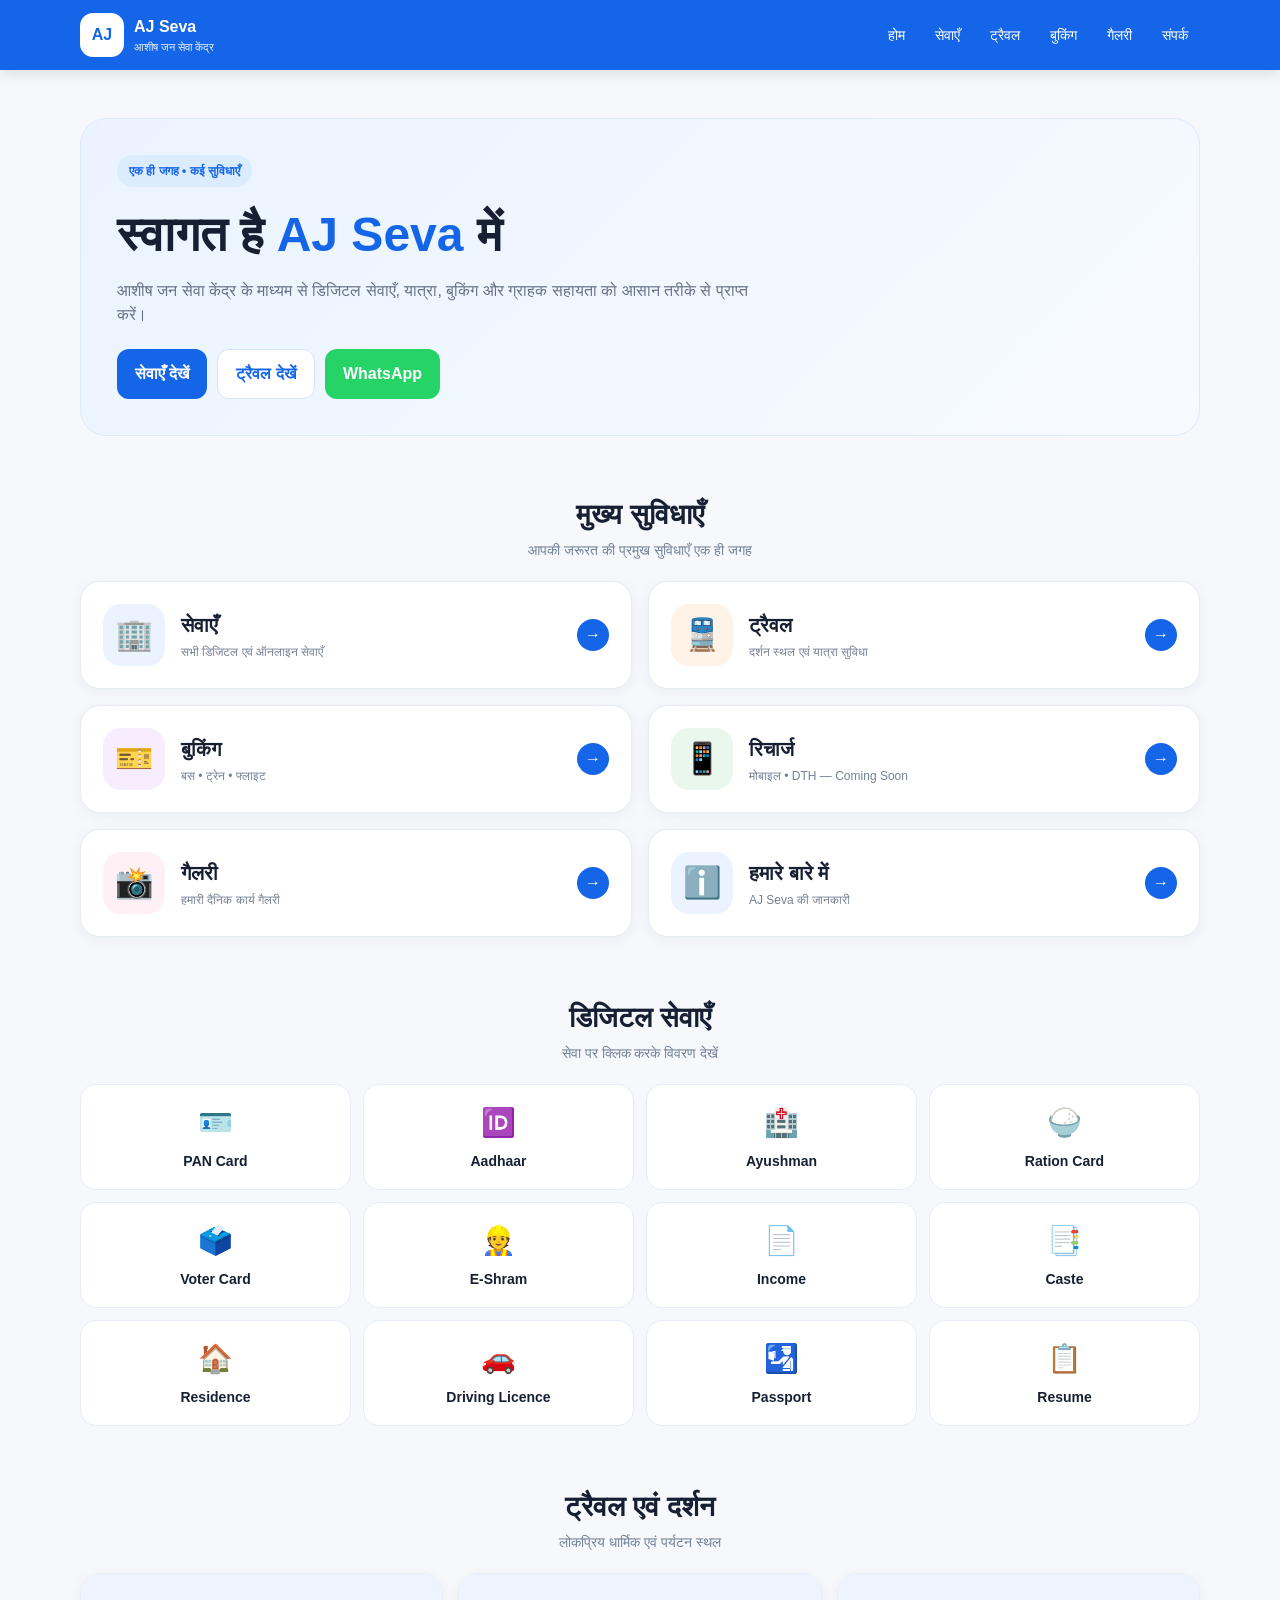
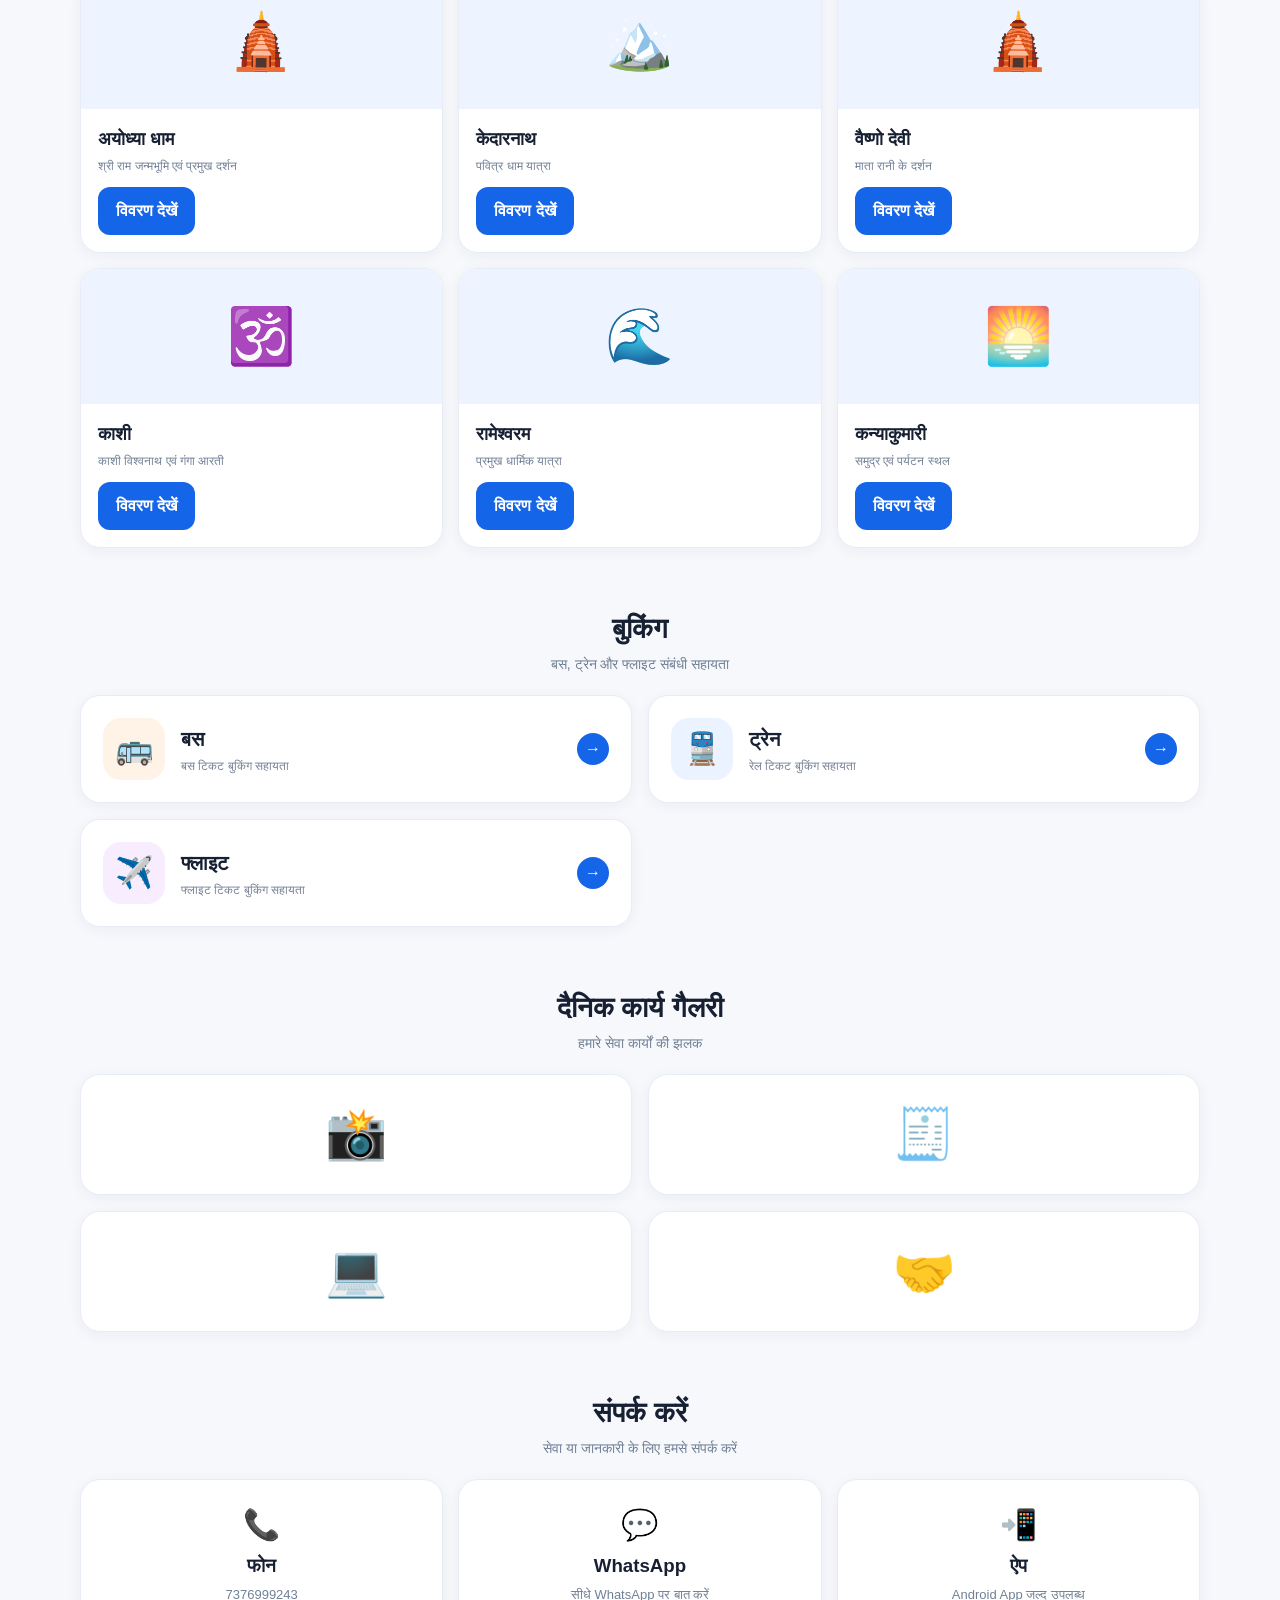
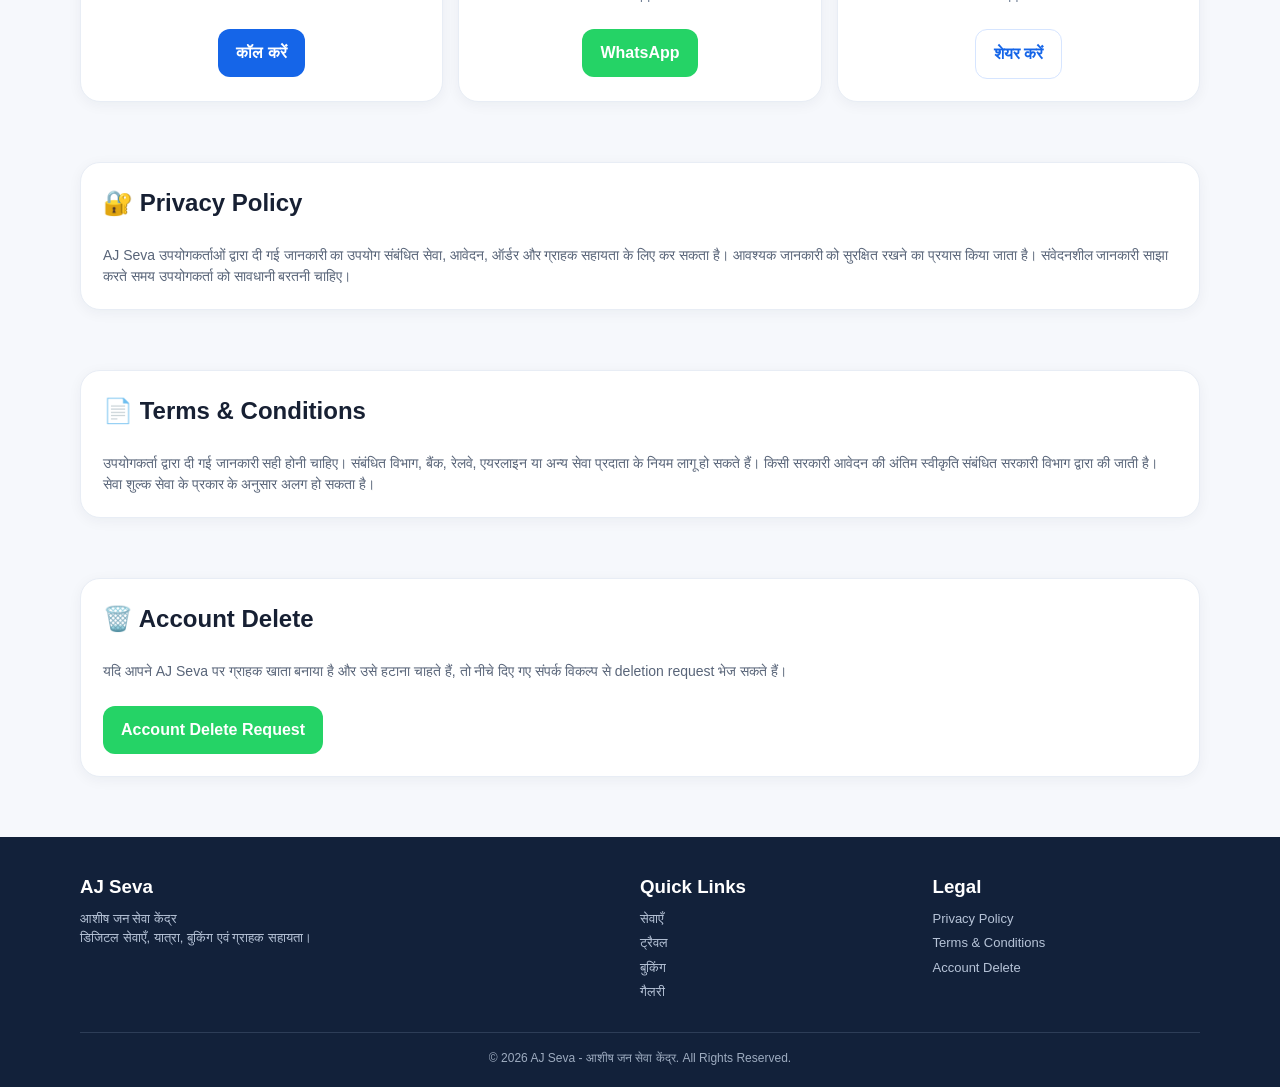
<file: index(1).html>
<!DOCTYPE html>
<html lang="hi">
<head>
<meta charset="UTF-8">
<meta name="viewport" content="width=device-width, initial-scale=1.0">
<meta name="theme-color" content="#1565E8">
<meta name="description" content="AJ Seva - आशीष जन सेवा केंद्र | डिजिटल सेवाएँ, यात्रा, बुकिंग और ग्राहक सेवाएँ">
<title>AJ Seva | आशीष जन सेवा केंद्र</title>

<style>
*{box-sizing:border-box;margin:0;padding:0}
body{
  font-family:Arial,"Noto Sans Devanagari",sans-serif;
  background:#f6f8fc;
  color:#172033;
  line-height:1.5;
}
a{text-decoration:none;color:inherit}
button{font:inherit;cursor:pointer;border:0}
.container{width:min(1120px,92%);margin:auto}

/* HEADER */
header{
  position:sticky;top:0;z-index:1000;
  background:#1565e8;
  color:#fff;
  box-shadow:0 3px 14px rgba(0,0,0,.12)
}
.nav{
  min-height:70px;display:flex;align-items:center;
  justify-content:space-between;gap:20px
}
.logo{
  display:flex;align-items:center;gap:10px;font-weight:800
}
.logo-box{
  width:44px;height:44px;border-radius:13px;
  background:#fff;color:#1565e8;
  display:grid;place-items:center;font-weight:900
}
.logo small{display:block;font-size:11px;font-weight:500;opacity:.9}
.nav-links{display:flex;gap:6px;align-items:center}
.nav-links a{
  padding:9px 12px;border-radius:10px;font-size:14px
}
.nav-links a:hover{background:rgba(255,255,255,.14)}
.menu-btn{display:none;background:transparent;color:#fff;font-size:28px}

/* HERO */
.hero{padding:48px 0 28px}
.hero-card{
  background:linear-gradient(135deg,#eaf3ff,#f7fbff);
  border-radius:26px;padding:36px;
  border:1px solid #dceaff
}
.badge{
  display:inline-block;background:#dcecff;color:#1565e8;
  padding:7px 12px;border-radius:30px;font-size:12px;font-weight:700
}
.hero h1{font-size:clamp(30px,5vw,48px);margin:12px 0 8px}
.hero h1 span{color:#1565e8}
.hero p{color:#657186;max-width:650px}
.hero-buttons{display:flex;gap:10px;flex-wrap:wrap;margin-top:22px}
.btn{
  padding:12px 18px;border-radius:12px;font-weight:700;
  display:inline-flex;align-items:center;justify-content:center
}
.btn-primary{background:#1565e8;color:#fff}
.btn-light{background:#fff;color:#1565e8;border:1px solid #d6e5ff}
.btn-green{background:#25d366;color:#fff}

/* SECTIONS */
section{padding:30px 0}
.section-title{text-align:center;margin-bottom:20px}
.section-title h2{font-size:28px}
.section-title p{color:#718096;font-size:14px;margin-top:4px}

/* CARDS */
.grid{
  display:grid;grid-template-columns:repeat(2,1fr);gap:16px
}
.card{
  background:#fff;border-radius:20px;padding:22px;
  border:1px solid #e8edf5;
  box-shadow:0 3px 14px rgba(26,42,68,.05)
}
.feature{
  display:flex;align-items:center;gap:16px;
  transition:.2s;cursor:pointer
}
.feature:hover{transform:translateY(-2px);box-shadow:0 7px 22px rgba(26,42,68,.1)}
.icon{
  width:62px;height:62px;flex:none;border-radius:18px;
  display:grid;place-items:center;font-size:31px
}
.blue{background:#eaf3ff}.orange{background:#fff3e8}
.purple{background:#f7edff}.green{background:#eaf7ec}
.pink{background:#fff0f6}
.feature h3{font-size:20px}
.feature p{font-size:12px;color:#758095;margin-top:3px}
.arrow{
  margin-left:auto;width:32px;height:32px;border-radius:50%;
  display:grid;place-items:center;background:#1565e8;color:#fff
}

/* SERVICE LIST */
.service-grid{
  display:grid;grid-template-columns:repeat(4,1fr);gap:12px
}
.service{
  background:#fff;padding:17px;border-radius:16px;
  border:1px solid #e8edf5;text-align:center;
  cursor:pointer
}
.service:hover{border-color:#bcd5ff}
.service .emoji{font-size:28px}
.service b{display:block;margin-top:7px;font-size:14px}

/* TRAVEL */
.travel-grid{
  display:grid;grid-template-columns:repeat(3,1fr);gap:15px
}
.travel{
  overflow:hidden;padding:0
}
.travel-top{
  height:135px;display:grid;place-items:center;
  font-size:55px;background:#edf4ff
}
.travel-body{padding:17px}
.travel-body h3{font-size:18px}
.travel-body p{font-size:12px;color:#718096;margin:4px 0 12px}

/* INFO */
.info-grid{display:grid;grid-template-columns:repeat(3,1fr);gap:15px}
.info{text-align:center}
.info .big{font-size:30px}
.info h3{margin:5px 0}
.info p{font-size:13px;color:#718096}

/* FOOTER */
footer{
  margin-top:30px;background:#12213a;color:#dbe5f5;
  padding:36px 0 20px
}
.footer-grid{display:grid;grid-template-columns:2fr 1fr 1fr;gap:25px}
footer h3{color:#fff;margin-bottom:8px}
footer p,footer a{font-size:13px;color:#b7c4d8}
footer a{display:block;margin:5px 0}
.copy{text-align:center;border-top:1px solid #2d3d57;margin-top:25px;padding-top:16px;font-size:12px;color:#9eacc0}

/* MODAL */
.modal{
  display:none;position:fixed;inset:0;background:rgba(0,0,0,.5);
  z-index:2000;align-items:center;justify-content:center;padding:18px
}
.modal.show{display:flex}
.modal-box{
  background:#fff;width:min(520px,100%);max-height:85vh;
  overflow:auto;border-radius:22px;padding:24px
}
.modal-head{display:flex;justify-content:space-between;gap:15px}
.close{background:#eef2f7;border-radius:50%;width:34px;height:34px}
.modal-box h2{margin-bottom:8px}
.modal-box p{color:#596579;font-size:14px;white-space:pre-line}
.form input,.form textarea{
  width:100%;padding:12px;border:1px solid #dbe2ec;
  border-radius:10px;margin:6px 0 10px;outline:none
}
.form input:focus,.form textarea:focus{border-color:#1565e8}

/* MOBILE */
@media(max-width:800px){
  .nav-links{
    display:none;position:absolute;left:4%;right:4%;top:68px;
    background:#1565e8;border-radius:0 0 16px 16px;
    padding:10px;flex-direction:column;align-items:stretch
  }
  .nav-links.open{display:flex}
  .nav-links a{text-align:center}
  .menu-btn{display:block}
  .grid{grid-template-columns:1fr}
  .service-grid{grid-template-columns:repeat(2,1fr)}
  .travel-grid{grid-template-columns:1fr}
  .info-grid{grid-template-columns:1fr}
  .footer-grid{grid-template-columns:1fr}
  .hero-card{padding:25px}
}
</style>
</head>

<body>

<header>
  <div class="container nav">
    <a href="#home" class="logo">
      <div class="logo-box">AJ</div>
      <div>
        AJ Seva
        <small>आशीष जन सेवा केंद्र</small>
      </div>
    </a>

    <button class="menu-btn" onclick="toggleMenu()">☰</button>

    <nav class="nav-links" id="navLinks">
      <a href="#home" onclick="closeMenu()">होम</a>
      <a href="#services" onclick="closeMenu()">सेवाएँ</a>
      <a href="#travel" onclick="closeMenu()">ट्रैवल</a>
      <a href="#booking" onclick="closeMenu()">बुकिंग</a>
      <a href="#gallery" onclick="closeMenu()">गैलरी</a>
      <a href="#contact" onclick="closeMenu()">संपर्क</a>
    </nav>
  </div>
</header>

<main>

<section id="home" class="hero">
  <div class="container">
    <div class="hero-card">
      <span class="badge">एक ही जगह • कई सुविधाएँ</span>
      <h1>स्वागत है <span>AJ Seva</span> में</h1>
      <p>
        आशीष जन सेवा केंद्र के माध्यम से डिजिटल सेवाएँ,
        यात्रा, बुकिंग और ग्राहक सहायता को आसान तरीके से प्राप्त करें।
      </p>

      <div class="hero-buttons">
        <a class="btn btn-primary" href="#services">सेवाएँ देखें</a>
        <a class="btn btn-light" href="#travel">ट्रैवल देखें</a>
        <a class="btn btn-green" href="https://wa.me/917376999243">WhatsApp</a>
      </div>
    </div>
  </div>
</section>

<section>
  <div class="container">
    <div class="section-title">
      <h2>मुख्य सुविधाएँ</h2>
      <p>आपकी जरूरत की प्रमुख सुविधाएँ एक ही जगह</p>
    </div>

    <div class="grid">

      <div class="card feature" onclick="goTo('services')">
        <div class="icon blue">🏢</div>
        <div>
          <h3>सेवाएँ</h3>
          <p>सभी डिजिटल एवं ऑनलाइन सेवाएँ</p>
        </div>
        <div class="arrow">→</div>
      </div>

      <div class="card feature" onclick="goTo('travel')">
        <div class="icon orange">🚆</div>
        <div>
          <h3>ट्रैवल</h3>
          <p>दर्शन स्थल एवं यात्रा सुविधा</p>
        </div>
        <div class="arrow">→</div>
      </div>

      <div class="card feature" onclick="goTo('booking')">
        <div class="icon purple">🎫</div>
        <div>
          <h3>बुकिंग</h3>
          <p>बस • ट्रेन • फ्लाइट</p>
        </div>
        <div class="arrow">→</div>
      </div>

      <div class="card feature" onclick="showRecharge()">
        <div class="icon green">📱</div>
        <div>
          <h3>रिचार्ज</h3>
          <p>मोबाइल • DTH — Coming Soon</p>
        </div>
        <div class="arrow">→</div>
      </div>

      <div class="card feature" onclick="goTo('gallery')">
        <div class="icon pink">📸</div>
        <div>
          <h3>गैलरी</h3>
          <p>हमारी दैनिक कार्य गैलरी</p>
        </div>
        <div class="arrow">→</div>
      </div>

      <div class="card feature" onclick="showAbout()">
        <div class="icon blue">ℹ️</div>
        <div>
          <h3>हमारे बारे में</h3>
          <p>AJ Seva की जानकारी</p>
        </div>
        <div class="arrow">→</div>
      </div>

    </div>
  </div>
</section>

<section id="services">
  <div class="container">
    <div class="section-title">
      <h2>डिजिटल सेवाएँ</h2>
      <p>सेवा पर क्लिक करके विवरण देखें</p>
    </div>

    <div class="service-grid">
      <div class="service" onclick="serviceInfo('PAN Card','PAN Card आवेदन एवं संबंधित ऑनलाइन सहायता।')"><span class="emoji">🪪</span><b>PAN Card</b></div>
      <div class="service" onclick="serviceInfo('Aadhaar','Aadhaar से संबंधित उपलब्ध सेवाओं के लिए संपर्क करें।')"><span class="emoji">🆔</span><b>Aadhaar</b></div>
      <div class="service" onclick="serviceInfo('Ayushman Card','Ayushman Card संबंधी सहायता।')"><span class="emoji">🏥</span><b>Ayushman</b></div>
      <div class="service" onclick="serviceInfo('Ration Card','Ration Card संबंधी ऑनलाइन सहायता।')"><span class="emoji">🍚</span><b>Ration Card</b></div>
      <div class="service" onclick="serviceInfo('Voter Card','Voter Card संबंधी आवेदन सहायता।')"><span class="emoji">🗳️</span><b>Voter Card</b></div>
      <div class="service" onclick="serviceInfo('E-Shram','E-Shram Card संबंधी सहायता।')"><span class="emoji">👷</span><b>E-Shram</b></div>
      <div class="service" onclick="serviceInfo('Income Certificate','आय प्रमाण पत्र संबंधी सहायता।')"><span class="emoji">📄</span><b>Income</b></div>
      <div class="service" onclick="serviceInfo('Caste Certificate','जाति प्रमाण पत्र संबंधी सहायता।')"><span class="emoji">📑</span><b>Caste</b></div>
      <div class="service" onclick="serviceInfo('Residence Certificate','निवास प्रमाण पत्र संबंधी सहायता।')"><span class="emoji">🏠</span><b>Residence</b></div>
      <div class="service" onclick="serviceInfo('Driving Licence','Driving Licence संबंधी ऑनलाइन सहायता।')"><span class="emoji">🚗</span><b>Driving Licence</b></div>
      <div class="service" onclick="serviceInfo('Passport','Passport प्रक्रिया के लिए संपर्क सहायता।')"><span class="emoji">🛂</span><b>Passport</b></div>
      <div class="service" onclick="serviceInfo('Resume / Biodata','Professional Resume और Biodata बनाने की सुविधा।')"><span class="emoji">📋</span><b>Resume</b></div>
    </div>
  </div>
</section>

<section id="travel">
  <div class="container">
    <div class="section-title">
      <h2>ट्रैवल एवं दर्शन</h2>
      <p>लोकप्रिय धार्मिक एवं पर्यटन स्थल</p>
    </div>

    <div class="travel-grid">
      <div class="card travel" onclick="travelInfo('अयोध्या धाम','श्री राम जन्मभूमि, हनुमानगढ़ी, कनक भवन, राम की पैड़ी एवं सरयू आरती।')">
        <div class="travel-top">🛕</div>
        <div class="travel-body"><h3>अयोध्या धाम</h3><p>श्री राम जन्मभूमि एवं प्रमुख दर्शन</p><button class="btn btn-primary">विवरण देखें</button></div>
      </div>

      <div class="card travel" onclick="travelInfo('केदारनाथ','केदारनाथ धाम यात्रा एवं यात्रा संबंधी जानकारी के लिए संपर्क करें।')">
        <div class="travel-top">🏔️</div>
        <div class="travel-body"><h3>केदारनाथ</h3><p>पवित्र धाम यात्रा</p><button class="btn btn-primary">विवरण देखें</button></div>
      </div>

      <div class="card travel" onclick="travelInfo('वैष्णो देवी','माता वैष्णो देवी यात्रा संबंधी जानकारी और सहायता।')">
        <div class="travel-top">🛕</div>
        <div class="travel-body"><h3>वैष्णो देवी</h3><p>माता रानी के दर्शन</p><button class="btn btn-primary">विवरण देखें</button></div>
      </div>

      <div class="card travel" onclick="travelInfo('काशी / वाराणसी','काशी विश्वनाथ, गंगा आरती और प्रमुख दर्शनीय स्थल।')">
        <div class="travel-top">🕉️</div>
        <div class="travel-body"><h3>काशी</h3><p>काशी विश्वनाथ एवं गंगा आरती</p><button class="btn btn-primary">विवरण देखें</button></div>
      </div>

      <div class="card travel" onclick="travelInfo('रामेश्वरम','रामेश्वरम धाम एवं दक्षिण भारत यात्रा।')">
        <div class="travel-top">🌊</div>
        <div class="travel-body"><h3>रामेश्वरम</h3><p>प्रमुख धार्मिक यात्रा</p><button class="btn btn-primary">विवरण देखें</button></div>
      </div>

      <div class="card travel" onclick="travelInfo('कन्याकुमारी','कन्याकुमारी यात्रा एवं प्रमुख दर्शनीय स्थल।')">
        <div class="travel-top">🌅</div>
        <div class="travel-body"><h3>कन्याकुमारी</h3><p>समुद्र एवं पर्यटन स्थल</p><button class="btn btn-primary">विवरण देखें</button></div>
      </div>
    </div>
  </div>
</section>

<section id="booking">
  <div class="container">
    <div class="section-title">
      <h2>बुकिंग</h2>
      <p>बस, ट्रेन और फ्लाइट संबंधी सहायता</p>
    </div>

    <div class="grid">
      <div class="card feature" onclick="bookingInfo('बस बुकिंग')">
        <div class="icon orange">🚌</div>
        <div><h3>बस</h3><p>बस टिकट बुकिंग सहायता</p></div>
        <div class="arrow">→</div>
      </div>

      <div class="card feature" onclick="bookingInfo('ट्रेन बुकिंग')">
        <div class="icon blue">🚆</div>
        <div><h3>ट्रेन</h3><p>रेल टिकट बुकिंग सहायता</p></div>
        <div class="arrow">→</div>
      </div>

      <div class="card feature" onclick="bookingInfo('फ्लाइट बुकिंग')">
        <div class="icon purple">✈️</div>
        <div><h3>फ्लाइट</h3><p>फ्लाइट टिकट बुकिंग सहायता</p></div>
        <div class="arrow">→</div>
      </div>
    </div>
  </div>
</section>

<section id="gallery">
  <div class="container">
    <div class="section-title">
      <h2>दैनिक कार्य गैलरी</h2>
      <p>हमारे सेवा कार्यों की झलक</p>
    </div>

    <div class="grid">
      <div class="card" style="text-align:center;font-size:50px">📸</div>
      <div class="card" style="text-align:center;font-size:50px">🧾</div>
      <div class="card" style="text-align:center;font-size:50px">💻</div>
      <div class="card" style="text-align:center;font-size:50px">🤝</div>
    </div>
  </div>
</section>

<section id="contact">
  <div class="container">
    <div class="section-title">
      <h2>संपर्क करें</h2>
      <p>सेवा या जानकारी के लिए हमसे संपर्क करें</p>
    </div>

    <div class="info-grid">
      <div class="card info">
        <div class="big">📞</div>
        <h3>फोन</h3>
        <p>7376999243</p>
        <br>
        <a class="btn btn-primary" href="tel:7376999243">कॉल करें</a>
      </div>

      <div class="card info">
        <div class="big">💬</div>
        <h3>WhatsApp</h3>
        <p>सीधे WhatsApp पर बात करें</p>
        <br>
        <a class="btn btn-green" href="https://wa.me/917376999243">WhatsApp</a>
      </div>

      <div class="card info">
        <div class="big">📲</div>
        <h3>ऐप</h3>
        <p>Android App जल्द उपलब्ध</p>
        <br>
        <button class="btn btn-light" onclick="shareWebsite()">शेयर करें</button>
      </div>
    </div>
  </div>
</section>

<section>
  <div class="container">
    <div class="card">
      <h2>🔐 Privacy Policy</h2>
      <br>
      <p style="color:#596579;font-size:14px">
        AJ Seva उपयोगकर्ताओं द्वारा दी गई जानकारी का उपयोग संबंधित सेवा,
        आवेदन, ऑर्डर और ग्राहक सहायता के लिए कर सकता है। आवश्यक जानकारी
        को सुरक्षित रखने का प्रयास किया जाता है। संवेदनशील जानकारी साझा
        करते समय उपयोगकर्ता को सावधानी बरतनी चाहिए।
      </p>
    </div>
  </div>
</section>

<section>
  <div class="container">
    <div class="card">
      <h2>📄 Terms & Conditions</h2>
      <br>
      <p style="color:#596579;font-size:14px">
        उपयोगकर्ता द्वारा दी गई जानकारी सही होनी चाहिए। संबंधित विभाग,
        बैंक, रेलवे, एयरलाइन या अन्य सेवा प्रदाता के नियम लागू हो सकते हैं।
        किसी सरकारी आवेदन की अंतिम स्वीकृति संबंधित सरकारी विभाग द्वारा
        की जाती है। सेवा शुल्क सेवा के प्रकार के अनुसार अलग हो सकता है।
      </p>
    </div>
  </div>
</section>

<section>
  <div class="container">
    <div class="card" id="delete-account">
      <h2>🗑️ Account Delete</h2>
      <br>
      <p style="color:#596579;font-size:14px">
        यदि आपने AJ Seva पर ग्राहक खाता बनाया है और उसे हटाना चाहते हैं,
        तो नीचे दिए गए संपर्क विकल्प से deletion request भेज सकते हैं।
      </p>
      <br>
      <a class="btn btn-green" href="https://wa.me/917376999243?text=मैं%20अपना%20AJ%20Seva%20Customer%20Account%20delete%20करना%20चाहता/चाहती%20हूँ।">
        Account Delete Request
      </a>
    </div>
  </div>
</section>

</main>

<footer>
  <div class="container">
    <div class="footer-grid">
      <div>
        <h3>AJ Seva</h3>
        <p>आशीष जन सेवा केंद्र</p>
        <p>डिजिटल सेवाएँ, यात्रा, बुकिंग एवं ग्राहक सहायता।</p>
      </div>

      <div>
        <h3>Quick Links</h3>
        <a href="#services">सेवाएँ</a>
        <a href="#travel">ट्रैवल</a>
        <a href="#booking">बुकिंग</a>
        <a href="#gallery">गैलरी</a>
      </div>

      <div>
        <h3>Legal</h3>
        <a href="#home">Privacy Policy</a>
        <a href="#home">Terms & Conditions</a>
        <a href="#delete-account">Account Delete</a>
      </div>
    </div>

    <div class="copy">
      © 2026 AJ Seva - आशीष जन सेवा केंद्र. All Rights Reserved.
    </div>
  </div>
</footer>

<!-- MODAL -->
<div class="modal" id="modal">
  <div class="modal-box">
    <div class="modal-head">
      <div>
        <h2 id="modalTitle">जानकारी</h2>
      </div>
      <button class="close" onclick="closeModal()">×</button>
    </div>
    <br>
    <p id="modalText"></p>
    <br>
    <div class="hero-buttons">
      <a class="btn btn-green" href="https://wa.me/917376999243">WhatsApp</a>
      <a class="btn btn-primary" href="tel:7376999243">कॉल करें</a>
      <button class="btn btn-light" onclick="closeModal()">बंद करें</button>
    </div>
  </div>
</div>

<script>
function toggleMenu(){
  document.getElementById("navLinks").classList.toggle("open");
}

function closeMenu(){
  document.getElementById("navLinks").classList.remove("open");
}

function goTo(id){
  document.getElementById(id).scrollIntoView({behavior:"smooth"});
}

function openModal(title,text){
  document.getElementById("modalTitle").textContent=title;
  document.getElementById("modalText").textContent=text;
  document.getElementById("modal").classList.add("show");
}

function closeModal(){
  document.getElementById("modal").classList.remove("show");
}

function serviceInfo(title,text){
  openModal(
    title,
    text + "\n\nआवेदन/सेवा के लिए WhatsApp या फोन से संपर्क करें।"
  );
}

function travelInfo(title,text){
  openModal(
    title,
    text + "\n\nयात्रा की उपलब्धता, तारीख और शुल्क की जानकारी के लिए संपर्क करें।"
  );
}

function bookingInfo(title){
  openModal(
    title,
    title + " के लिए सहायता उपलब्ध है।\n\nअपनी यात्रा की तारीख, स्थान और यात्रियों की संख्या बताकर संपर्क करें।"
  );
}

function showRecharge(){
  openModal(
    "Recharge Service",
    "Recharge option Coming Soon.\n\nमोबाइल, DTH और अन्य Recharge सुविधा जल्द उपलब्ध होगी।"
  );
}

function showAbout(){
  openModal(
    "आशीष जन सेवा केंद्र",
    "AJ Seva में आपका स्वागत है।\n\nहम डिजिटल, ऑनलाइन, यात्रा और ग्राहक सहायता सेवाओं को आसान तरीके से उपलब्ध कराने का प्रयास करते हैं।\n\nसंपर्क: 7376999243"
  );
}

function shareWebsite(){
  const text =
    "AJ Seva - आशीष जन सेवा केंद्र\n\n" +
    "डिजिटल सेवाएँ, यात्रा, बुकिंग और अन्य सुविधाएँ एक ही जगह।\n\n" +
    "वेबसाइट देखें:\n" + window.location.href +
    "\n\nसंपर्क: 7376999243";

  if(navigator.share){
    navigator.share({
      title:"AJ Seva - आशीष जन सेवा केंद्र",
      text:text,
      url:window.location.href
    }).catch(()=>{});
  }else{
    navigator.clipboard.writeText(text).then(()=>{
      alert("Website का शेयर मैसेज कॉपी हो गया।");
    }).catch(()=>{
      alert(text);
    });
  }
}

document.getElementById("modal").addEventListener("click",function(e){
  if(e.target===this) closeModal();
});
</script>

</body>
</html>
</file>
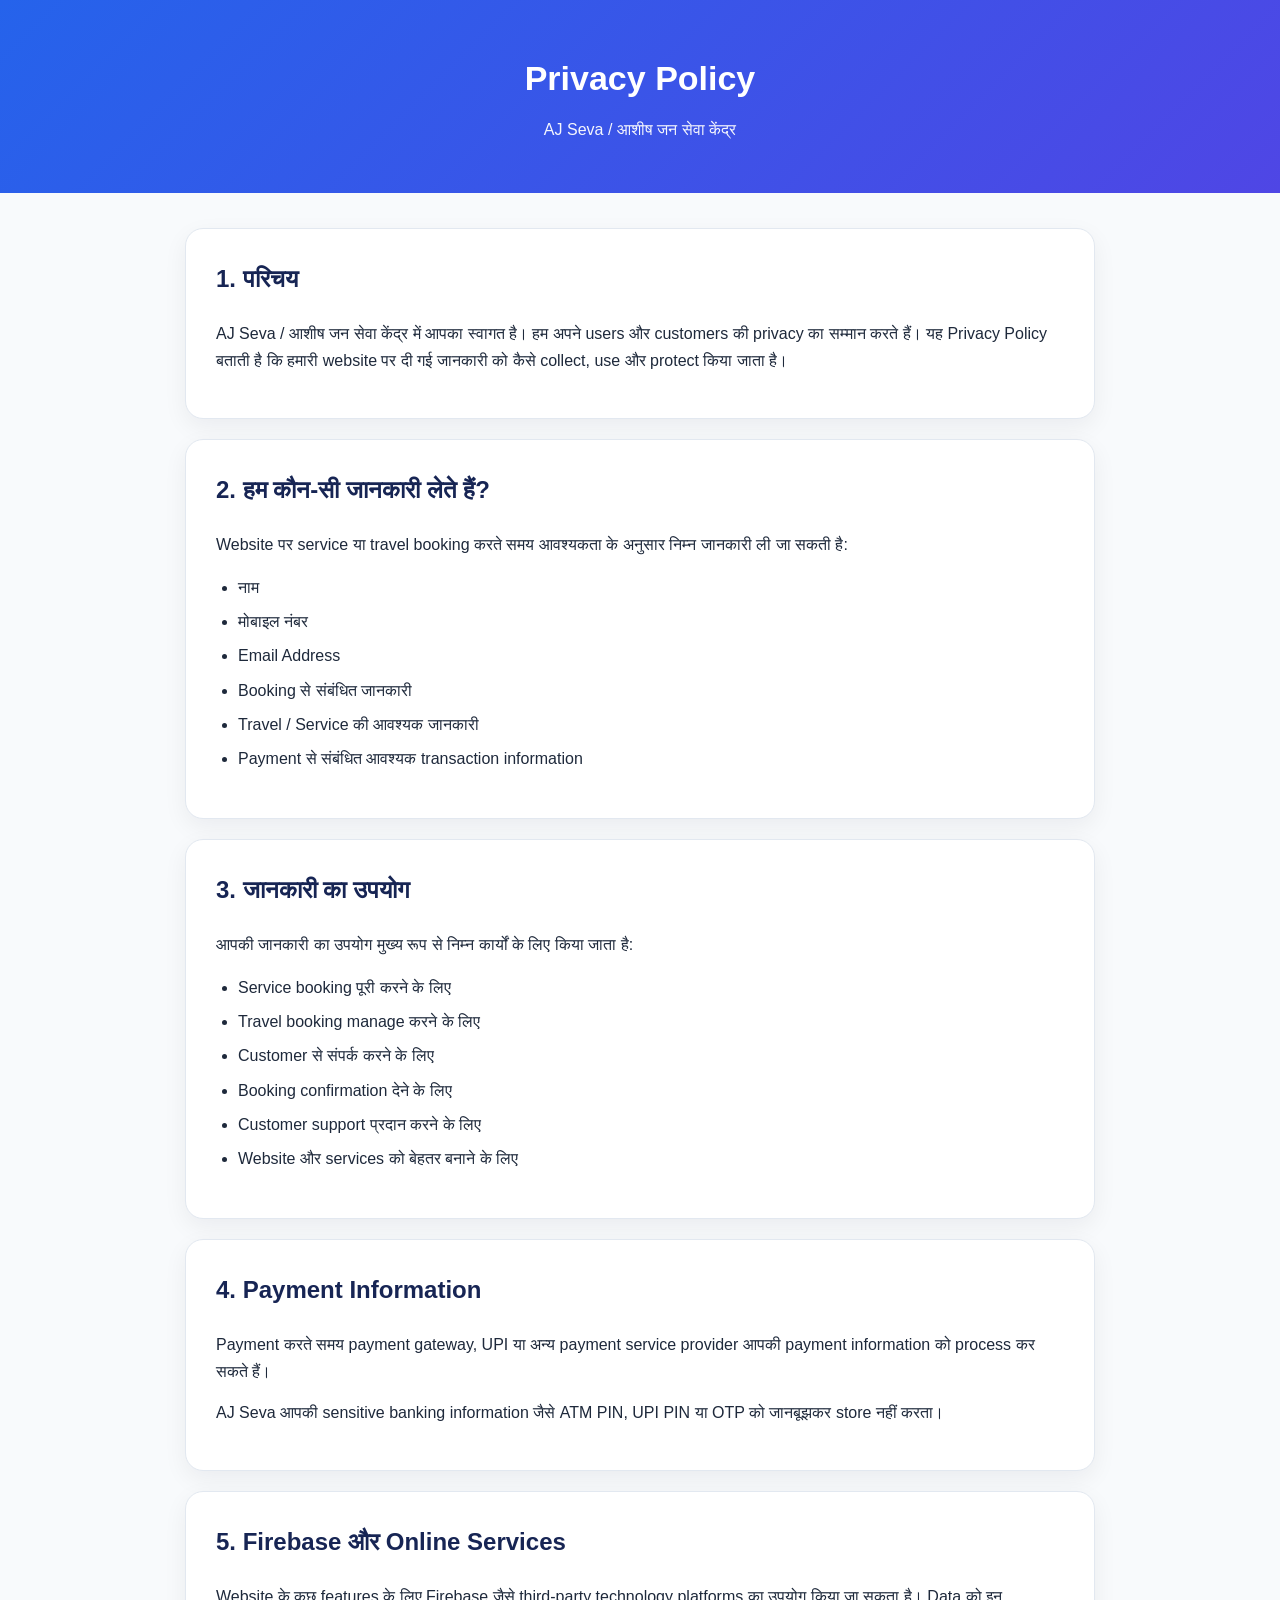
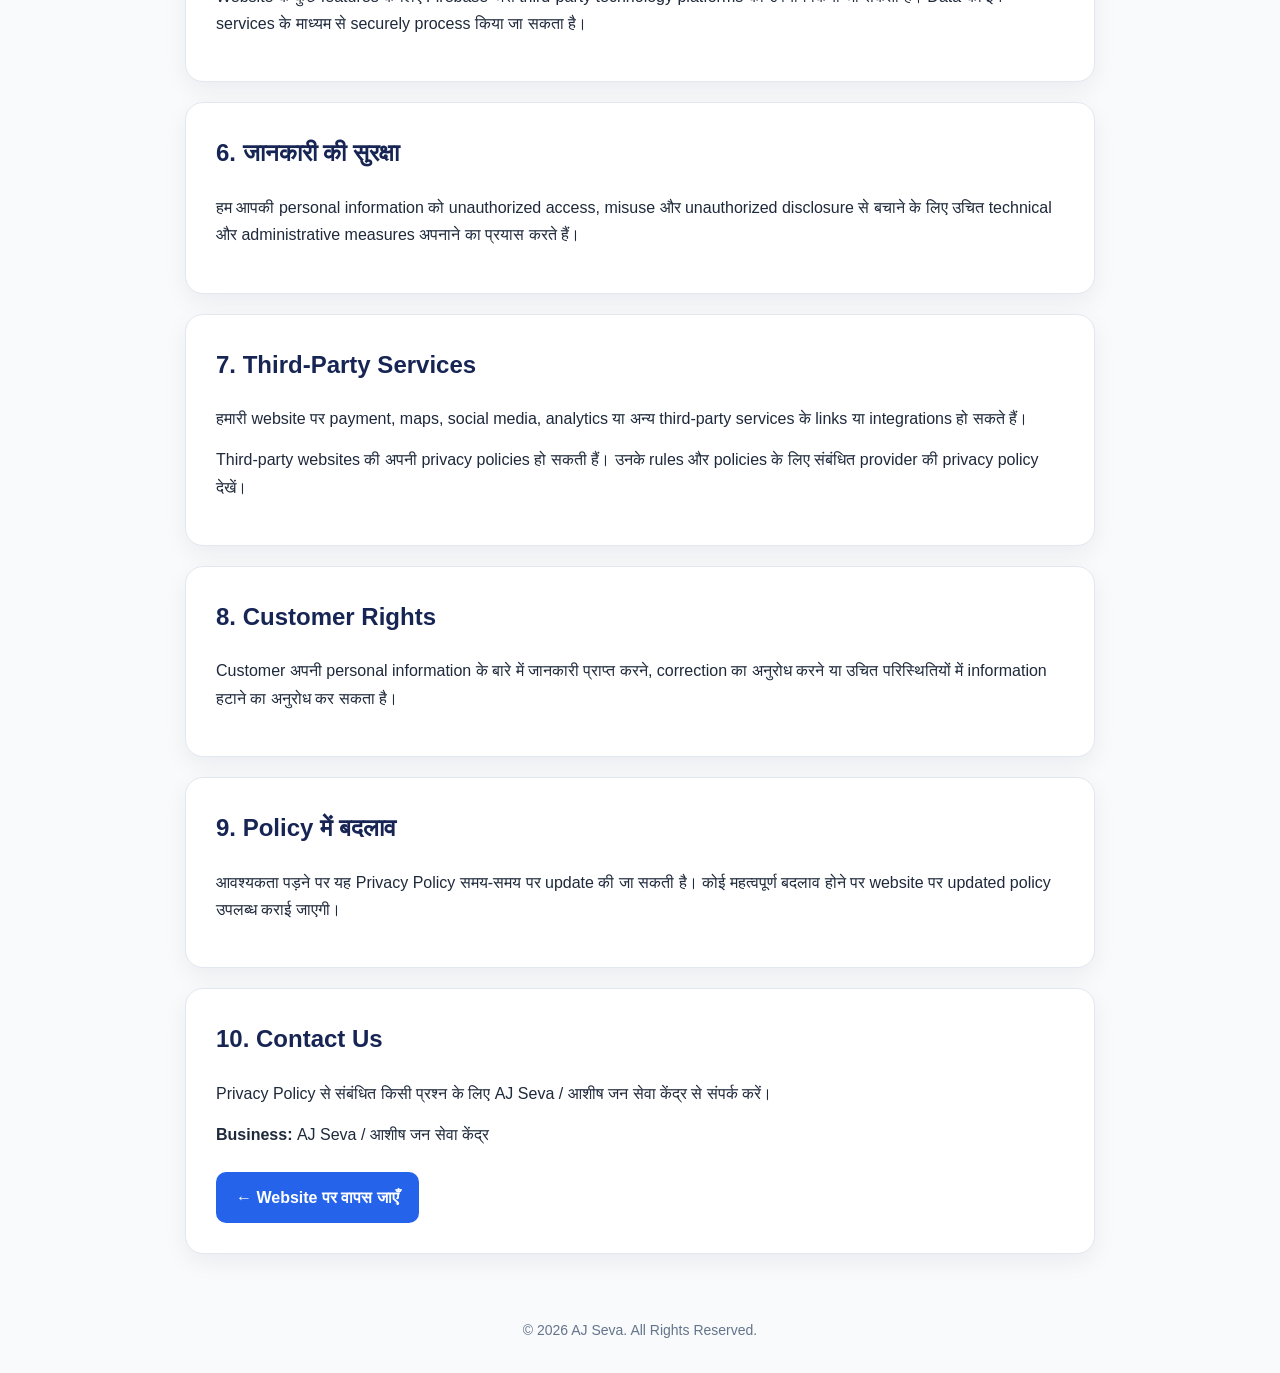
<file: privacy-policy.html>
<!DOCTYPE html>
<html lang="hi">
<head>
    <meta charset="UTF-8">
    <meta name="viewport" content="width=device-width, initial-scale=1.0">

    <title>Privacy Policy - AJ Seva</title>

    <meta
        name="description"
        content="AJ Seva की Privacy Policy"
    >

    <style>
        * {
            box-sizing: border-box;
        }

        body {
            margin: 0;
            font-family:
                Arial,
                "Noto Sans Devanagari",
                sans-serif;

            background: #f8fafc;
            color: #1e293b;
            line-height: 1.7;
        }

        .header {
            background:
                linear-gradient(
                    135deg,
                    #2563eb,
                    #4f46e5
                );

            color: #ffffff;
            padding: 50px 20px;
            text-align: center;
        }

        .header h1 {
            margin: 0 0 8px;
            font-size: 34px;
            font-weight: 800;
        }

        .header p {
            margin: 0;
            opacity: 0.95;
        }

        .container {
            width: 100%;
            max-width: 950px;
            margin: 35px auto;
            padding: 0 20px;
        }

        .policy-card {
            background: #ffffff;
            border-radius: 18px;
            padding: 30px;
            margin-bottom: 20px;

            border: 1px solid #e2e8f0;

            box-shadow:
                0 8px 25px rgba(15, 23, 42, 0.06);
        }

        .policy-card h2 {
            margin-top: 0;
            color: #172554;
            font-size: 24px;
        }

        .policy-card h3 {
            color: #1e3a8a;
            margin-bottom: 8px;
        }

        .policy-card p {
            margin: 8px 0 14px;
        }

        .policy-card ul {
            padding-left: 22px;
        }

        .policy-card li {
            margin-bottom: 7px;
        }

        .back-btn {
            display: inline-block;

            padding: 12px 20px;

            background: #2563eb;
            color: #ffffff;

            text-decoration: none;

            border-radius: 10px;

            font-weight: 700;

            margin-top: 10px;
        }

        .back-btn:hover {
            background: #1d4ed8;
        }

        .footer {
            text-align: center;
            padding: 30px 20px;
            color: #64748b;
            font-size: 14px;
        }

        @media (max-width: 600px) {

            .header {
                padding: 40px 15px;
            }

            .header h1 {
                font-size: 28px;
            }

            .container {
                padding: 0 12px;
            }

            .policy-card {
                padding: 22px 18px;
                border-radius: 15px;
            }

            .policy-card h2 {
                font-size: 21px;
            }
        }
    </style>
</head>

<body>

    <!-- HEADER -->

    <header class="header">

        <h1>
            Privacy Policy
        </h1>

        <p>
            AJ Seva / आशीष जन सेवा केंद्र
        </p>

    </header>


    <!-- MAIN CONTENT -->

    <main class="container">

        <div class="policy-card">

            <h2>
                1. परिचय
            </h2>

            <p>
                AJ Seva / आशीष जन सेवा केंद्र में आपका स्वागत है।
                हम अपने users और customers की privacy का सम्मान करते हैं।
                यह Privacy Policy बताती है कि हमारी website पर
                दी गई जानकारी को कैसे collect, use और protect किया जाता है।
            </p>

        </div>


        <div class="policy-card">

            <h2>
                2. हम कौन-सी जानकारी लेते हैं?
            </h2>

            <p>
                Website पर service या travel booking करते समय
                आवश्यकता के अनुसार निम्न जानकारी ली जा सकती है:
            </p>

            <ul>

                <li>
                    नाम
                </li>

                <li>
                    मोबाइल नंबर
                </li>

                <li>
                    Email Address
                </li>

                <li>
                    Booking से संबंधित जानकारी
                </li>

                <li>
                    Travel / Service की आवश्यक जानकारी
                </li>

                <li>
                    Payment से संबंधित आवश्यक transaction information
                </li>

            </ul>

        </div>


        <div class="policy-card">

            <h2>
                3. जानकारी का उपयोग
            </h2>

            <p>
                आपकी जानकारी का उपयोग मुख्य रूप से
                निम्न कार्यों के लिए किया जाता है:
            </p>

            <ul>

                <li>
                    Service booking पूरी करने के लिए
                </li>

                <li>
                    Travel booking manage करने के लिए
                </li>

                <li>
                    Customer से संपर्क करने के लिए
                </li>

                <li>
                    Booking confirmation देने के लिए
                </li>

                <li>
                    Customer support प्रदान करने के लिए
                </li>

                <li>
                    Website और services को बेहतर बनाने के लिए
                </li>

            </ul>

        </div>


        <div class="policy-card">

            <h2>
                4. Payment Information
            </h2>

            <p>
                Payment करते समय payment gateway,
                UPI या अन्य payment service provider
                आपकी payment information को process कर सकते हैं।
            </p>

            <p>
                AJ Seva आपकी sensitive banking information जैसे
                ATM PIN, UPI PIN या OTP को जानबूझकर store नहीं करता।
            </p>

        </div>


        <div class="policy-card">

            <h2>
                5. Firebase और Online Services
            </h2>

            <p>
                Website के कुछ features के लिए Firebase जैसे
                third-party technology platforms का उपयोग किया जा सकता है।
                Data को इन services के माध्यम से securely process किया जा सकता है।
            </p>

        </div>


        <div class="policy-card">

            <h2>
                6. जानकारी की सुरक्षा
            </h2>

            <p>
                हम आपकी personal information को unauthorized access,
                misuse और unauthorized disclosure से बचाने के लिए
                उचित technical और administrative measures अपनाने का प्रयास करते हैं।
            </p>

        </div>


        <div class="policy-card">

            <h2>
                7. Third-Party Services
            </h2>

            <p>
                हमारी website पर payment, maps, social media,
                analytics या अन्य third-party services के links
                या integrations हो सकते हैं।
            </p>

            <p>
                Third-party websites की अपनी privacy policies हो सकती हैं।
                उनके rules और policies के लिए संबंधित provider की
                privacy policy देखें।
            </p>

        </div>


        <div class="policy-card">

            <h2>
                8. Customer Rights
            </h2>

            <p>
                Customer अपनी personal information के बारे में
                जानकारी प्राप्त करने, correction का अनुरोध करने
                या उचित परिस्थितियों में information हटाने का अनुरोध कर सकता है।
            </p>

        </div>


        <div class="policy-card">

            <h2>
                9. Policy में बदलाव
            </h2>

            <p>
                आवश्यकता पड़ने पर यह Privacy Policy समय-समय पर
                update की जा सकती है। कोई महत्वपूर्ण बदलाव होने पर
                website पर updated policy उपलब्ध कराई जाएगी।
            </p>

        </div>


        <div class="policy-card">

            <h2>
                10. Contact Us
            </h2>

            <p>
                Privacy Policy से संबंधित किसी प्रश्न के लिए
                AJ Seva / आशीष जन सेवा केंद्र से संपर्क करें।
            </p>

            <p>
                <strong>
                    Business:
                </strong>
                AJ Seva / आशीष जन सेवा केंद्र
            </p>

            <a
                href="index.html"
                class="back-btn"
            >
                ← Website पर वापस जाएँ
            </a>

        </div>

    </main>


    <footer class="footer">

        © 2026 AJ Seva. All Rights Reserved.

    </footer>

</body>
</html>
</file>
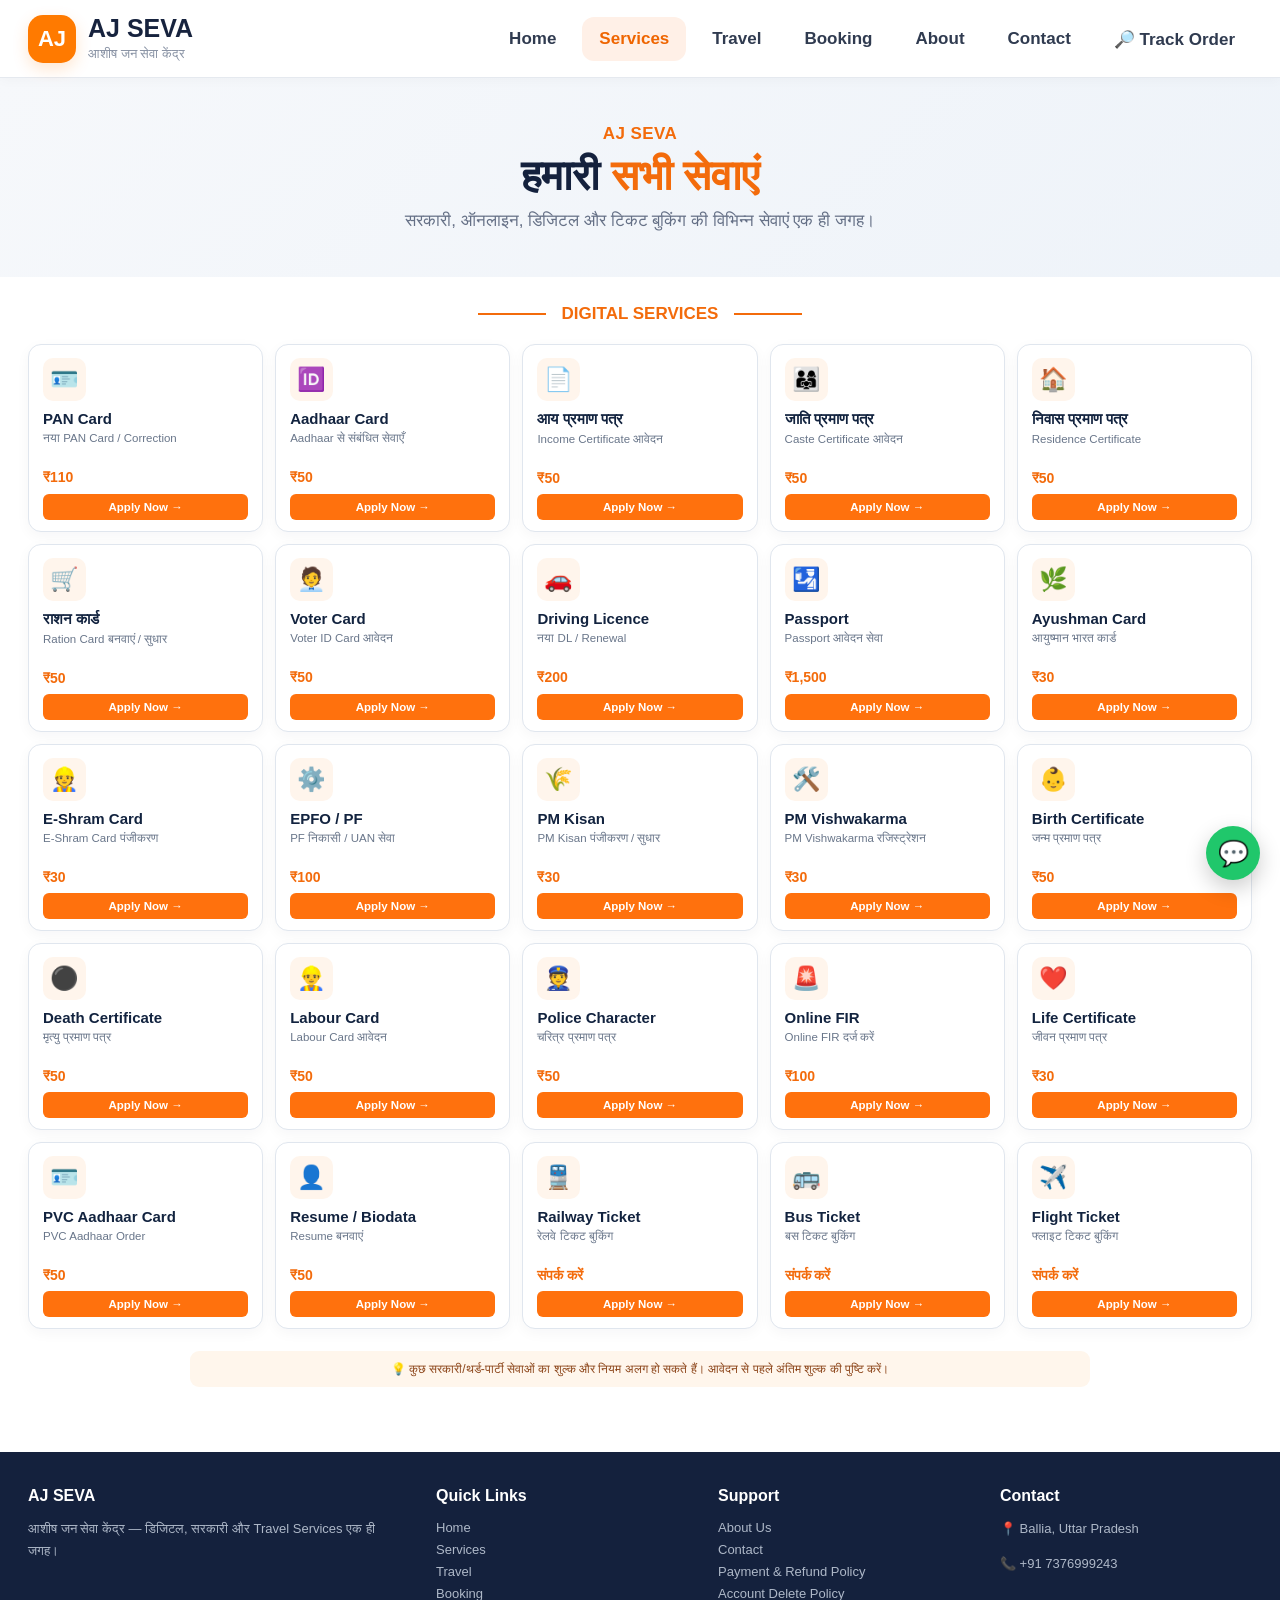
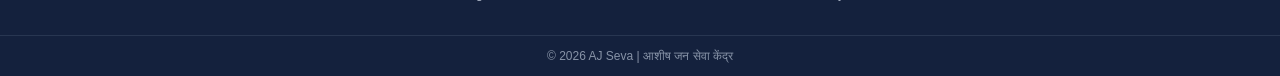
<file: services.html>
<!DOCTYPE html>
<html lang="hi">
<head>
<meta charset="UTF-8">
<meta name="viewport" content="width=device-width,initial-scale=1.0">
<title>Services | AJ SEVA</title>
<style>
*{box-sizing:border-box}
body{margin:0;font-family:Arial,"Noto Sans Devanagari",sans-serif;color:#14213d;background:#f6f8fb}
a{text-decoration:none}
.container{max-width:1400px;margin:auto;padding:0 28px}
.header{height:78px;background:#fff;border-bottom:1px solid #e5e9ef;box-shadow:0 2px 12px #00000008;position:sticky;top:0;z-index:10}
.navbar{height:78px;display:flex;align-items:center;justify-content:space-between}
.logo{display:flex;align-items:center;gap:12px;color:#17233e}
.logo-icon{width:48px;height:48px;border-radius:15px;background:#ff7a00;color:#fff;display:grid;place-items:center;font-weight:900;font-size:22px;box-shadow:0 6px 16px #ff7a0030}
.logo strong{display:block;font-size:25px;line-height:1}
.logo span{display:block;color:#8791a3;font-size:13px;margin-top:5px}
.nav{display:flex;gap:9px;align-items:center}
.nav a{padding:12px 17px;border-radius:12px;color:#303b50;font-size:17px;font-weight:700}
.nav a:hover,.nav .active{background:#fff0e7;color:#ef6500}
.menu{display:none;border:0;background:#ff7a00;color:#fff;border-radius:10px;font-size:22px;width:43px;height:43px}
.hero{padding:46px 0 43px;text-align:center;background:linear-gradient(135deg,#f6f8fb,#eef3f9)}
.hero .tag{color:#f36b0b;font-size:17px;font-weight:800;letter-spacing:.4px}
.hero h1{font-size:42px;margin:8px 0 8px}
.hero h1 span{color:#f36b0b}
.hero p{margin:auto;max-width:650px;color:#657086;font-size:17px;line-height:1.5}
.main{padding:24px 0 65px;background:#fff}
.section-title{text-align:center;margin:0 0 20px}
.section-title span{display:inline-flex;align-items:center;gap:16px;color:#f36b0b;font-size:17px;font-weight:800}
.section-title span:before,.section-title span:after{content:"";width:68px;height:2px;background:#f36b0b}
.grid{display:grid;grid-template-columns:repeat(5,minmax(0,1fr));gap:12px}
.card{min-width:0;background:#fff;border:1px solid #e0e6ee;border-radius:13px;padding:13px 14px 11px;min-height:164px;display:flex;flex-direction:column;box-shadow:0 4px 14px #16233d0a;transition:.18s}
.card:hover{transform:translateY(-3px);box-shadow:0 9px 22px #16233d15}
.icon{width:43px;height:43px;border-radius:10px;background:#fff5ec;display:grid;place-items:center;font-size:23px;margin-bottom:9px}
.card h3{font-size:15px;margin:0 0 4px;color:#12233f;white-space:nowrap;overflow:hidden;text-overflow:ellipsis}
.card p{font-size:11.5px;color:#69768a;margin:0;line-height:1.35;min-height:31px}
.price{font-size:14px;font-weight:900;color:#f36b0b;margin:7px 0 7px}
.apply{display:block;text-align:center;background:#ff710d;color:#fff;border-radius:6px;padding:7px 4px;font-size:11.5px;font-weight:800;margin-top:auto}
.apply:hover{background:#e95f00}
.note{margin:22px auto 0;max-width:900px;text-align:center;background:#fff6ec;color:#8b4317;padding:11px;border-radius:9px;font-size:12px}
.footer{background:#14213d;color:#fff;padding:35px 0 0}
.footer-grid{display:grid;grid-template-columns:1.5fr 1fr 1fr 1fr;gap:30px;padding-bottom:30px}
.footer h3{margin:0 0 12px;font-size:16px}
.footer p,.footer a{color:#aeb8c8;font-size:13px;line-height:1.7}
.footer a{display:block}
.bottom{border-top:1px solid #283651;text-align:center;padding:13px;color:#8793a7;font-size:12px}
.whatsapp{position:fixed;right:20px;bottom:20px;width:54px;height:54px;border-radius:50%;background:#20c76b;color:#fff;display:grid;place-items:center;font-size:25px;box-shadow:0 8px 22px #0003;z-index:20}
@media(max-width:1050px){.grid{grid-template-columns:repeat(4,1fr)}.nav a{padding:10px 10px;font-size:15px}}
@media(max-width:800px){.grid{grid-template-columns:repeat(3,1fr)}.footer-grid{grid-template-columns:repeat(2,1fr)}}
@media(max-width:600px){
.container{padding:0 12px}.header,.navbar{height:68px}.logo-icon{width:42px;height:42px}.logo strong{font-size:19px}.logo span{font-size:10px}
.menu{display:block}.nav{display:none;position:absolute;top:68px;left:0;right:0;background:#fff;padding:10px 12px 14px;box-shadow:0 8px 18px #0001;flex-direction:column;align-items:stretch}
.nav.open{display:flex}.nav a{font-size:14px}.hero{padding:38px 0}.hero h1{font-size:31px}.hero p{font-size:14px}
.main{padding-top:20px}.grid{grid-template-columns:repeat(2,1fr);gap:9px}.card{padding:11px;min-height:158px;border-radius:11px}.icon{width:40px;height:40px;font-size:21px}
.card h3{font-size:13px}.card p{font-size:10.5px}.price{font-size:13px}.apply{font-size:10px;padding:7px 2px}
.footer-grid{grid-template-columns:1fr}.section-title span{font-size:14px}.section-title span:before,.section-title span:after{width:35px}
}
</style>
</head>
<body>

<header class="header">
<div class="container navbar">
<a class="logo" href="./index.html">
<div class="logo-icon">AJ</div>
<div><strong>AJ SEVA</strong><span>आशीष जन सेवा केंद्र</span></div>
</a>
<button class="menu" id="menuBtn">☰</button>
<nav class="nav" id="nav">
<a href="./index.html">Home</a>
<a class="active" href="./services.html">Services</a>
<a href="./travel.html">Travel</a>
<a href="./booking.html">Booking</a>
<a href="./about.html">About</a>
<a href="./contact.html">Contact</a>
<a href="./track-order.html">🔎 Track Order</a>
</nav>
</div>
</header>

<section class="hero">
<div class="container">
<div class="tag">AJ SEVA</div>
<h1>हमारी <span>सभी सेवाएं</span></h1>
<p>सरकारी, ऑनलाइन, डिजिटल और टिकट बुकिंग की विभिन्न सेवाएं एक ही जगह।</p>
</div>
</section>

<main class="main">
<div class="container">
<div class="section-title"><span>DIGITAL SERVICES</span></div>
<div class="grid" id="servicesGrid">

<article class="card">
  <div class="icon">🪪</div>
  <h3>PAN Card</h3>
  <p>नया PAN Card / Correction</p>
  <div class="price">₹110</div>
  <a class="apply" href="./booking.html?service=PAN%20Card">Apply Now →</a>
</article>

<article class="card">
  <div class="icon">🆔</div>
  <h3>Aadhaar Card</h3>
  <p>Aadhaar से संबंधित सेवाएँ</p>
  <div class="price">₹50</div>
  <a class="apply" href="./booking.html?service=Aadhaar%20Card">Apply Now →</a>
</article>

<article class="card">
  <div class="icon">📄</div>
  <h3>आय प्रमाण पत्र</h3>
  <p>Income Certificate आवेदन</p>
  <div class="price">₹50</div>
  <a class="apply" href="./booking.html?service=आय%20प्रमाण%20पत्र">Apply Now →</a>
</article>

<article class="card">
  <div class="icon">👨‍👩‍👧</div>
  <h3>जाति प्रमाण पत्र</h3>
  <p>Caste Certificate आवेदन</p>
  <div class="price">₹50</div>
  <a class="apply" href="./booking.html?service=जाति%20प्रमाण%20पत्र">Apply Now →</a>
</article>

<article class="card">
  <div class="icon">🏠</div>
  <h3>निवास प्रमाण पत्र</h3>
  <p>Residence Certificate</p>
  <div class="price">₹50</div>
  <a class="apply" href="./booking.html?service=निवास%20प्रमाण%20पत्र">Apply Now →</a>
</article>

<article class="card">
  <div class="icon">🛒</div>
  <h3>राशन कार्ड</h3>
  <p>Ration Card बनवाएं / सुधार</p>
  <div class="price">₹50</div>
  <a class="apply" href="./booking.html?service=राशन%20कार्ड">Apply Now →</a>
</article>

<article class="card">
  <div class="icon">🧑‍💼</div>
  <h3>Voter Card</h3>
  <p>Voter ID Card आवेदन</p>
  <div class="price">₹50</div>
  <a class="apply" href="./booking.html?service=Voter%20Card">Apply Now →</a>
</article>

<article class="card">
  <div class="icon">🚗</div>
  <h3>Driving Licence</h3>
  <p>नया DL / Renewal</p>
  <div class="price">₹200</div>
  <a class="apply" href="./booking.html?service=Driving%20Licence">Apply Now →</a>
</article>

<article class="card">
  <div class="icon">🛂</div>
  <h3>Passport</h3>
  <p>Passport आवेदन सेवा</p>
  <div class="price">₹1,500</div>
  <a class="apply" href="./booking.html?service=Passport">Apply Now →</a>
</article>

<article class="card">
  <div class="icon">🌿</div>
  <h3>Ayushman Card</h3>
  <p>आयुष्मान भारत कार्ड</p>
  <div class="price">₹30</div>
  <a class="apply" href="./booking.html?service=Ayushman%20Card">Apply Now →</a>
</article>

<article class="card">
  <div class="icon">👷</div>
  <h3>E-Shram Card</h3>
  <p>E-Shram Card पंजीकरण</p>
  <div class="price">₹30</div>
  <a class="apply" href="./booking.html?service=E-Shram%20Card">Apply Now →</a>
</article>

<article class="card">
  <div class="icon">⚙️</div>
  <h3>EPFO / PF</h3>
  <p>PF निकासी / UAN सेवा</p>
  <div class="price">₹100</div>
  <a class="apply" href="./booking.html?service=EPFO%20/%20PF">Apply Now →</a>
</article>

<article class="card">
  <div class="icon">🌾</div>
  <h3>PM Kisan</h3>
  <p>PM Kisan पंजीकरण / सुधार</p>
  <div class="price">₹30</div>
  <a class="apply" href="./booking.html?service=PM%20Kisan">Apply Now →</a>
</article>

<article class="card">
  <div class="icon">🛠️</div>
  <h3>PM Vishwakarma</h3>
  <p>PM Vishwakarma रजिस्ट्रेशन</p>
  <div class="price">₹30</div>
  <a class="apply" href="./booking.html?service=PM%20Vishwakarma">Apply Now →</a>
</article>

<article class="card">
  <div class="icon">👶</div>
  <h3>Birth Certificate</h3>
  <p>जन्म प्रमाण पत्र</p>
  <div class="price">₹50</div>
  <a class="apply" href="./booking.html?service=Birth%20Certificate">Apply Now →</a>
</article>

<article class="card">
  <div class="icon">⚫</div>
  <h3>Death Certificate</h3>
  <p>मृत्यु प्रमाण पत्र</p>
  <div class="price">₹50</div>
  <a class="apply" href="./booking.html?service=Death%20Certificate">Apply Now →</a>
</article>

<article class="card">
  <div class="icon">👷‍♂️</div>
  <h3>Labour Card</h3>
  <p>Labour Card आवेदन</p>
  <div class="price">₹50</div>
  <a class="apply" href="./booking.html?service=Labour%20Card">Apply Now →</a>
</article>

<article class="card">
  <div class="icon">👮</div>
  <h3>Police Character</h3>
  <p>चरित्र प्रमाण पत्र</p>
  <div class="price">₹50</div>
  <a class="apply" href="./booking.html?service=Police%20Character">Apply Now →</a>
</article>

<article class="card">
  <div class="icon">🚨</div>
  <h3>Online FIR</h3>
  <p>Online FIR दर्ज करें</p>
  <div class="price">₹100</div>
  <a class="apply" href="./booking.html?service=Online%20FIR">Apply Now →</a>
</article>

<article class="card">
  <div class="icon">❤️</div>
  <h3>Life Certificate</h3>
  <p>जीवन प्रमाण पत्र</p>
  <div class="price">₹30</div>
  <a class="apply" href="./booking.html?service=Life%20Certificate">Apply Now →</a>
</article>

<article class="card">
  <div class="icon">🪪</div>
  <h3>PVC Aadhaar Card</h3>
  <p>PVC Aadhaar Order</p>
  <div class="price">₹50</div>
  <a class="apply" href="./booking.html?service=PVC%20Aadhaar%20Card">Apply Now →</a>
</article>

<article class="card">
  <div class="icon">👤</div>
  <h3>Resume / Biodata</h3>
  <p>Resume बनवाएं</p>
  <div class="price">₹50</div>
  <a class="apply" href="./booking.html?service=Resume%20/%20Biodata">Apply Now →</a>
</article>

<article class="card">
  <div class="icon">🚆</div>
  <h3>Railway Ticket</h3>
  <p>रेलवे टिकट बुकिंग</p>
  <div class="price">संपर्क करें</div>
  <a class="apply" href="./booking.html?service=Railway%20Ticket">Apply Now →</a>
</article>

<article class="card">
  <div class="icon">🚌</div>
  <h3>Bus Ticket</h3>
  <p>बस टिकट बुकिंग</p>
  <div class="price">संपर्क करें</div>
  <a class="apply" href="./booking.html?service=Bus%20Ticket">Apply Now →</a>
</article>

<article class="card">
  <div class="icon">✈️</div>
  <h3>Flight Ticket</h3>
  <p>फ्लाइट टिकट बुकिंग</p>
  <div class="price">संपर्क करें</div>
  <a class="apply" href="./booking.html?service=Flight%20Ticket">Apply Now →</a>
</article>
</div>
<div class="note">💡 कुछ सरकारी/थर्ड-पार्टी सेवाओं का शुल्क और नियम अलग हो सकते हैं। आवेदन से पहले अंतिम शुल्क की पुष्टि करें।</div>
</div>
</main>

<footer class="footer">
<div class="container footer-grid">
<div>
<h3>AJ SEVA</h3>
<p>आशीष जन सेवा केंद्र — डिजिटल, सरकारी और Travel Services एक ही जगह।</p>
</div>
<div>
<h3>Quick Links</h3>
<a href="./index.html">Home</a><a href="./services.html">Services</a><a href="./travel.html">Travel</a><a href="./booking.html">Booking</a>
</div>
<div>
<h3>Support</h3>
<a href="./about.html">About Us</a><a href="./contact.html">Contact</a>
<a href="./about.html#refund-policy">Payment & Refund Policy</a>
<a href="./about.html#account-delete-policy">Account Delete Policy</a>
</div>
<div>
<h3>Contact</h3>
<p>📍 Ballia, Uttar Pradesh</p><p>📞 +91 7376999243</p>
</div>
</div>
<div class="bottom">© 2026 AJ Seva | आशीष जन सेवा केंद्र</div>
</footer>

<a class="whatsapp" href="https://wa.me/917376999243" target="_blank" rel="noopener">💬</a>

<script>
document.getElementById("menuBtn").addEventListener("click",function(){
document.getElementById("nav").classList.toggle("open");
});
document.querySelectorAll(".nav a").forEach(function(a){
a.addEventListener("click",function(){document.getElementById("nav").classList.remove("open");});
});
</script>
</body>
</html>
</file>
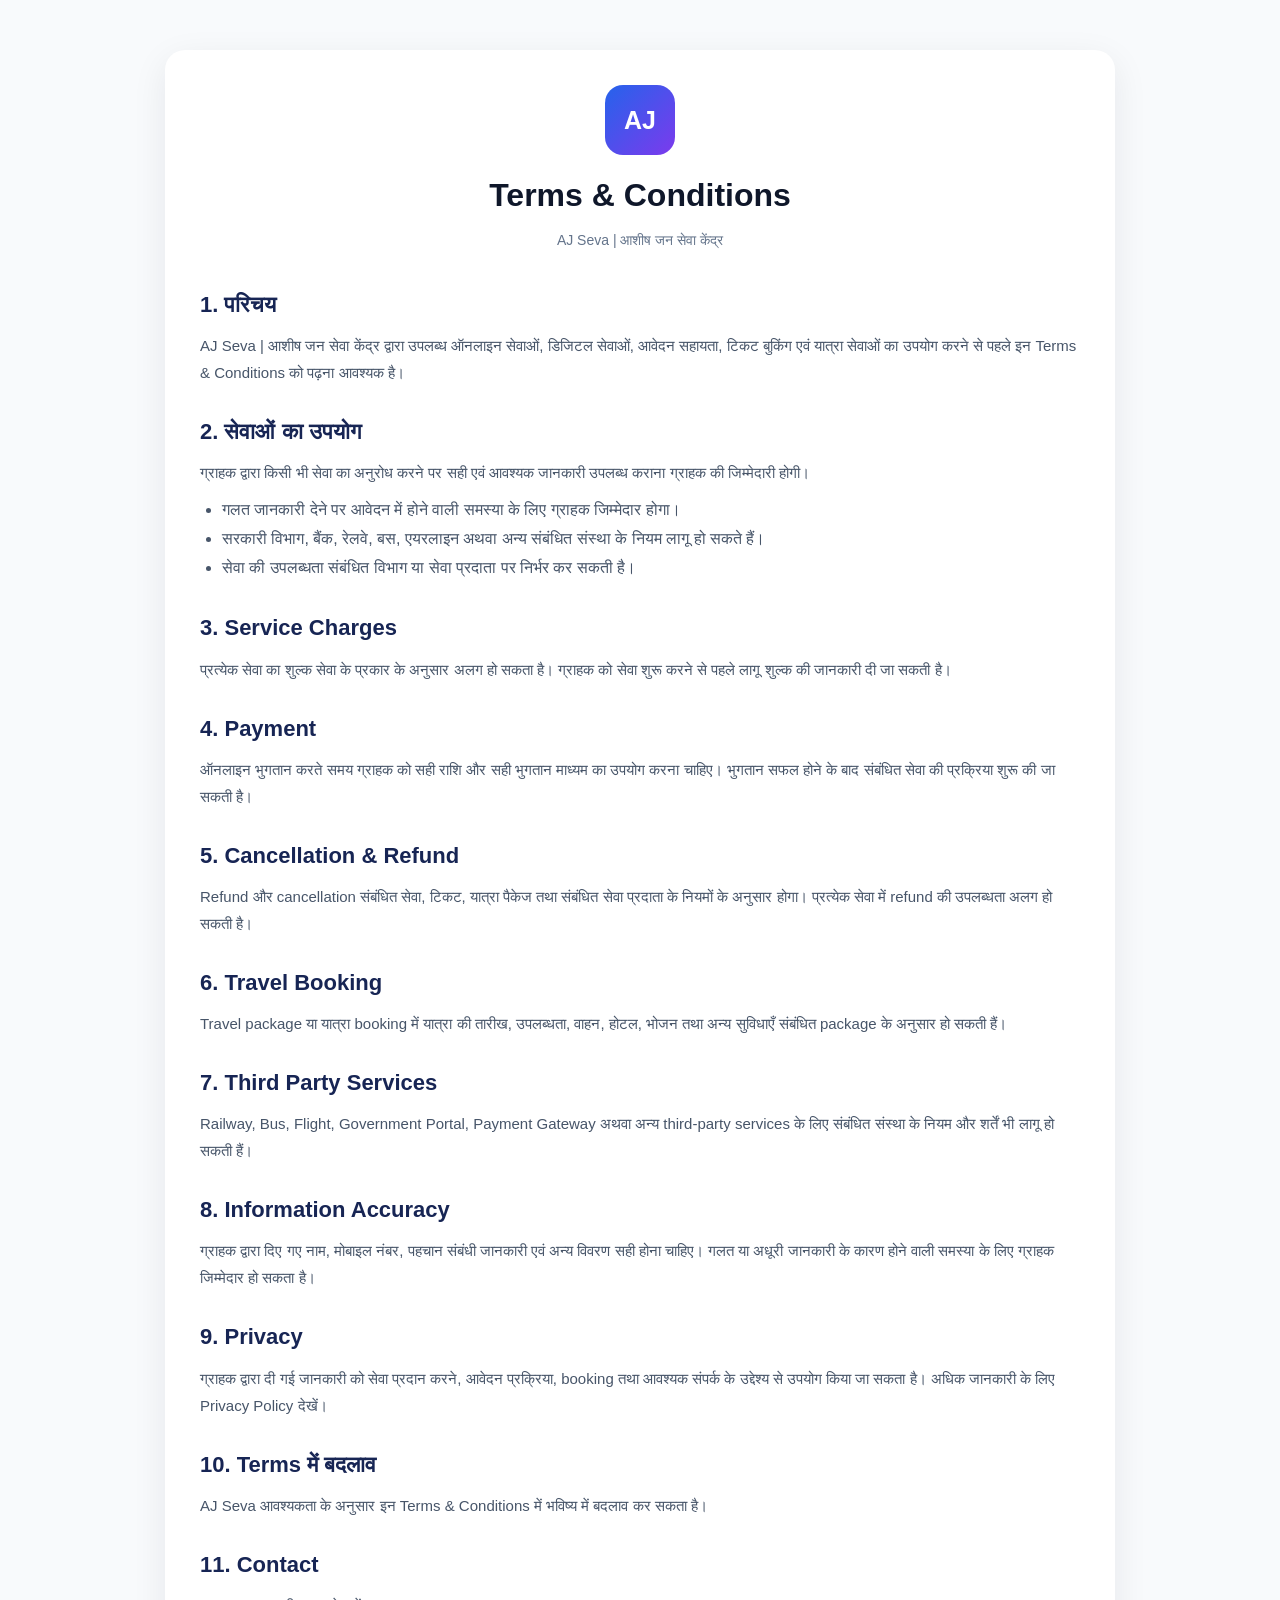
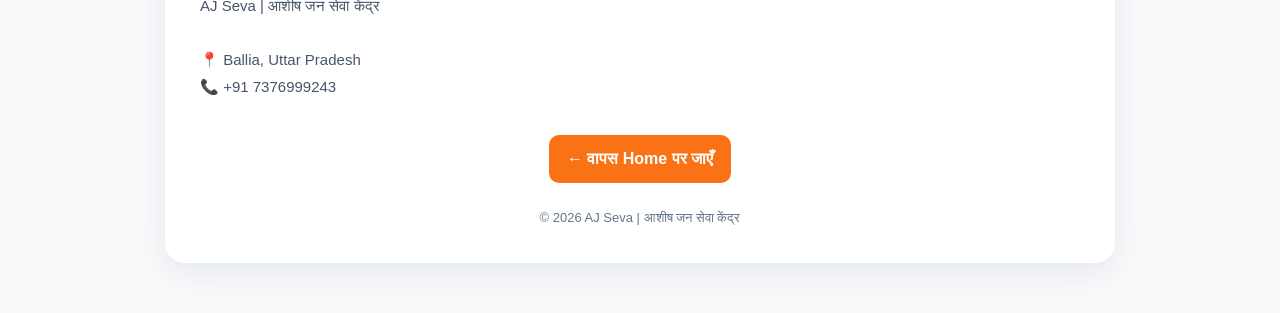
<file: terms-and-conditions.html>
<!DOCTYPE html>
<html lang="hi">
<head>
    <meta charset="UTF-8">
    <meta name="viewport" content="width=device-width, initial-scale=1.0">

    <title>Terms & Conditions | AJ Seva</title>

    <meta
        name="description"
        content="AJ Seva - Terms and Conditions"
    >

    <link rel="stylesheet" href="CSS/style.css">

    <style>
        * {
            box-sizing: border-box;
        }

        html {
            scroll-behavior: smooth;
        }

        body {
            margin: 0;
            font-family: Arial, sans-serif;
            background: #f8fafc;
            color: #0f172a;
        }

        .terms-page {
            width: 100%;
            padding: 50px 20px;
        }

        .terms-container {
            width: 100%;
            max-width: 950px;
            margin: 0 auto;
            background: #ffffff;
            border-radius: 20px;
            padding: 35px;
            box-shadow: 0 10px 35px rgba(15, 23, 42, 0.08);
        }

        .terms-header {
            text-align: center;
            margin-bottom: 35px;
        }

        .terms-logo {
            width: 70px;
            height: 70px;
            margin: 0 auto 15px;

            display: flex;
            align-items: center;
            justify-content: center;

            border-radius: 18px;

            background: linear-gradient(
                135deg,
                #2563eb,
                #7c3aed
            );

            color: #ffffff;
            font-size: 25px;
            font-weight: 800;
        }

        .terms-header h1 {
            margin: 0;
            font-size: 32px;
            color: #0f172a;
        }

        .terms-header p {
            margin-top: 8px;
            color: #64748b;
            font-size: 14px;
        }

        .terms-section {
            margin-bottom: 28px;
        }

        .terms-section h2 {
            margin-bottom: 10px;
            color: #172554;
            font-size: 22px;
        }

        .terms-section p {
            margin: 0;
            line-height: 1.8;
            color: #475569;
            font-size: 15px;
        }

        .terms-section ul {
            margin-top: 10px;
            padding-left: 22px;
            color: #475569;
            line-height: 1.8;
        }

        .terms-back {
            text-align: center;
            margin-top: 35px;
        }

        .terms-back a {
            display: inline-flex;
            align-items: center;
            justify-content: center;

            padding: 11px 18px;
            border-radius: 10px;

            background: #f97316;
            color: #ffffff;

            text-decoration: none;
            font-weight: 700;
        }

        .terms-back a:hover {
            background: #ea580c;
        }

        .terms-footer {
            text-align: center;
            margin-top: 25px;
            color: #64748b;
            font-size: 13px;
        }

        @media (max-width: 600px) {

            .terms-page {
                padding: 25px 12px;
            }

            .terms-container {
                padding: 22px 18px;
                border-radius: 16px;
            }

            .terms-header h1 {
                font-size: 26px;
            }

            .terms-section h2 {
                font-size: 19px;
            }

            .terms-section p,
            .terms-section ul {
                font-size: 14px;
            }
        }
    </style>
</head>

<body>

    <main class="terms-page">

        <div class="terms-container">

            <div class="terms-header">

                <div class="terms-logo">
                    AJ
                </div>

                <h1>
                    Terms & Conditions
                </h1>

                <p>
                    AJ Seva | आशीष जन सेवा केंद्र
                </p>

            </div>


            <section class="terms-section">

                <h2>
                    1. परिचय
                </h2>

                <p>
                    AJ Seva | आशीष जन सेवा केंद्र द्वारा उपलब्ध
                    ऑनलाइन सेवाओं, डिजिटल सेवाओं, आवेदन सहायता,
                    टिकट बुकिंग एवं यात्रा सेवाओं का उपयोग करने
                    से पहले इन Terms & Conditions को पढ़ना आवश्यक है।
                </p>

            </section>


            <section class="terms-section">

                <h2>
                    2. सेवाओं का उपयोग
                </h2>

                <p>
                    ग्राहक द्वारा किसी भी सेवा का अनुरोध करने पर
                    सही एवं आवश्यक जानकारी उपलब्ध कराना ग्राहक की
                    जिम्मेदारी होगी।
                </p>

                <ul>
                    <li>
                        गलत जानकारी देने पर आवेदन में होने वाली
                        समस्या के लिए ग्राहक जिम्मेदार होगा।
                    </li>

                    <li>
                        सरकारी विभाग, बैंक, रेलवे, बस, एयरलाइन
                        अथवा अन्य संबंधित संस्था के नियम लागू हो सकते हैं।
                    </li>

                    <li>
                        सेवा की उपलब्धता संबंधित विभाग या सेवा
                        प्रदाता पर निर्भर कर सकती है।
                    </li>
                </ul>

            </section>


            <section class="terms-section">

                <h2>
                    3. Service Charges
                </h2>

                <p>
                    प्रत्येक सेवा का शुल्क सेवा के प्रकार के अनुसार
                    अलग हो सकता है। ग्राहक को सेवा शुरू करने से पहले
                    लागू शुल्क की जानकारी दी जा सकती है।
                </p>

            </section>


            <section class="terms-section">

                <h2>
                    4. Payment
                </h2>

                <p>
                    ऑनलाइन भुगतान करते समय ग्राहक को सही राशि और
                    सही भुगतान माध्यम का उपयोग करना चाहिए।
                    भुगतान सफल होने के बाद संबंधित सेवा की प्रक्रिया
                    शुरू की जा सकती है।
                </p>

            </section>


            <section class="terms-section">

                <h2>
                    5. Cancellation & Refund
                </h2>

                <p>
                    Refund और cancellation संबंधित सेवा, टिकट,
                    यात्रा पैकेज तथा संबंधित सेवा प्रदाता के नियमों
                    के अनुसार होगा। प्रत्येक सेवा में refund की
                    उपलब्धता अलग हो सकती है।
                </p>

            </section>


            <section class="terms-section">

                <h2>
                    6. Travel Booking
                </h2>

                <p>
                    Travel package या यात्रा booking में यात्रा की
                    तारीख, उपलब्धता, वाहन, होटल, भोजन तथा अन्य
                    सुविधाएँ संबंधित package के अनुसार हो सकती हैं।
                </p>

            </section>


            <section class="terms-section">

                <h2>
                    7. Third Party Services
                </h2>

                <p>
                    Railway, Bus, Flight, Government Portal, Payment
                    Gateway अथवा अन्य third-party services के लिए
                    संबंधित संस्था के नियम और शर्तें भी लागू हो सकती हैं।
                </p>

            </section>


            <section class="terms-section">

                <h2>
                    8. Information Accuracy
                </h2>

                <p>
                    ग्राहक द्वारा दिए गए नाम, मोबाइल नंबर, पहचान
                    संबंधी जानकारी एवं अन्य विवरण सही होना चाहिए।
                    गलत या अधूरी जानकारी के कारण होने वाली समस्या
                    के लिए ग्राहक जिम्मेदार हो सकता है।
                </p>

            </section>


            <section class="terms-section">

                <h2>
                    9. Privacy
                </h2>

                <p>
                    ग्राहक द्वारा दी गई जानकारी को सेवा प्रदान करने,
                    आवेदन प्रक्रिया, booking तथा आवश्यक संपर्क के
                    उद्देश्य से उपयोग किया जा सकता है। अधिक जानकारी
                    के लिए Privacy Policy देखें।
                </p>

            </section>


            <section class="terms-section">

                <h2>
                    10. Terms में बदलाव
                </h2>

                <p>
                    AJ Seva आवश्यकता के अनुसार इन Terms & Conditions
                    में भविष्य में बदलाव कर सकता है।
                </p>

            </section>


            <section class="terms-section">

                <h2>
                    11. Contact
                </h2>

                <p>
                    AJ Seva | आशीष जन सेवा केंद्र
                    <br><br>
                    📍 Ballia, Uttar Pradesh
                    <br>
                    📞 +91 7376999243
                </p>

            </section>


            <div class="terms-back">

                <a href="index.html">
                    ← वापस Home पर जाएँ
                </a>

            </div>


            <div class="terms-footer">

                © 2026 AJ Seva | आशीष जन सेवा केंद्र

            </div>

        </div>

    </main>

</body>
</html>
</file>
<file: CSS/style.css>
/* =========================================================
   AJ SEVA WEBSITE - MAIN CSS
   ========================================================= */

/* ---------- RESET ---------- */

* {
    margin: 0;
    padding: 0;
    box-sizing: border-box;
}

html {
    scroll-behavior: smooth;
}

body {
    font-family: Arial, Helvetica, sans-serif;
    background: #f7f9fc;
    color: #172033;
    line-height: 1.6;
}

a {
    text-decoration: none;
    color: inherit;
}

img {
    max-width: 100%;
    display: block;
}

button {
    font-family: inherit;
}


/* ---------- COMMON ---------- */

.container {
    width: 92%;
    max-width: 1200px;
    margin: auto;
}

.section-title {
    text-align: center;
    margin-bottom: 45px;
}

.section-title span {
    display: inline-block;
    color: #e85d04;
    font-size: 14px;
    font-weight: 700;
    letter-spacing: 1px;
    margin-bottom: 8px;
    text-transform: uppercase;
}

.section-title h2 {
    font-size: 34px;
    line-height: 1.2;
    margin-bottom: 12px;
    color: #14213d;
}

.section-title p {
    max-width: 650px;
    margin: auto;
    color: #687386;
    font-size: 16px;
}

.center-button {
    text-align: center;
    margin-top: 40px;
}


/* ---------- BUTTONS ---------- */

.btn {
    display: inline-flex;
    align-items: center;
    justify-content: center;
    gap: 8px;
    padding: 13px 23px;
    border-radius: 10px;
    font-weight: 700;
    transition: 0.3s ease;
    border: 2px solid transparent;
    cursor: pointer;
}

.btn-primary {
    background: #e85d04;
    color: white;
}

.btn-primary:hover {
    background: #c94e00;
    transform: translateY(-2px);
}

.btn-secondary {
    background: white;
    color: #14213d;
    border-color: white;
}

.btn-secondary:hover {
    background: #f1f3f6;
    transform: translateY(-2px);
}

.btn-light {
    background: white;
    color: #14213d;
}

.btn-light:hover {
    background: #f0f0f0;
    transform: translateY(-2px);
}

.btn-whatsapp {
    background: #25d366;
    color: white;
}

.btn-whatsapp:hover {
    background: #1da851;
    transform: translateY(-2px);
}


/* =========================================================
   HEADER
   ========================================================= */

.header {
    position: sticky;
    top: 0;
    z-index: 1000;
    background: white;
    border-bottom: 1px solid #e8ebf0;
    box-shadow: 0 3px 15px rgba(0, 0, 0, 0.05);
}

.navbar {
    min-height: 75px;
    display: flex;
    align-items: center;
    justify-content: space-between;
    gap: 25px;
}


/* ---------- LOGO ---------- */

.logo {
    display: flex;
    align-items: center;
    gap: 10px;
}

.logo-icon {
    width: 48px;
    height: 48px;
    border-radius: 12px;
    background: linear-gradient(135deg, #e85d04, #ff9f1c);
    color: white;
    display: flex;
    align-items: center;
    justify-content: center;
    font-weight: 900;
    font-size: 18px;
    box-shadow: 0 5px 15px rgba(232, 93, 4, 0.25);
}

.logo-text {
    display: flex;
    flex-direction: column;
}

.logo-text strong {
    color: #14213d;
    font-size: 20px;
    line-height: 1;
}

.logo-text span {
    font-size: 11px;
    color: #687386;
    margin-top: 4px;
}


/* ---------- NAVIGATION ---------- */

.nav-menu {
    display: flex;
    align-items: center;
    gap: 6px;
}

.nav-menu a {
    padding: 9px 14px;
    border-radius: 8px;
    color: #354052;
    font-size: 15px;
    font-weight: 600;
    transition: 0.3s ease;
}

.nav-menu a:hover,
.nav-menu a.active {
    background: #fff0e6;
    color: #e85d04;
}


/* ---------- MOBILE MENU BUTTON ---------- */

.menu-btn {
    display: none;
    border: none;
    background: #fff0e6;
    color: #e85d04;
    font-size: 25px;
    width: 45px;
    height: 45px;
    border-radius: 9px;
    cursor: pointer;
}


/* =========================================================
   HERO
   ========================================================= */

.hero {
    background:
        linear-gradient(135deg, #14213d 0%, #1c3159 55%, #e85d04 150%);
    color: white;
    min-height: 570px;
    display: flex;
    align-items: center;
    overflow: hidden;
}

.hero-content {
    display: grid;
    grid-template-columns: 1.4fr 0.8fr;
    gap: 60px;
    align-items: center;
    padding: 70px 0;
}

.hero-badge {
    display: inline-block;
    background: rgba(255, 255, 255, 0.12);
    border: 1px solid rgba(255, 255, 255, 0.2);
    padding: 8px 14px;
    border-radius: 30px;
    font-size: 14px;
    margin-bottom: 20px;
}

.hero-text h1 {
    font-size: 54px;
    line-height: 1.12;
    margin-bottom: 20px;
    max-width: 700px;
}

.hero-text h1 span {
    display: block;
    color: #ff9f1c;
}

.hero-text p {
    max-width: 650px;
    color: #e5e9f0;
    font-size: 18px;
    margin-bottom: 30px;
}

.hero-buttons {
    display: flex;
    flex-wrap: wrap;
    gap: 14px;
}


/* ---------- HERO CARD ---------- */

.hero-card {
    min-height: 320px;
    border-radius: 25px;
    padding: 40px 25px;
    background: rgba(255, 255, 255, 0.1);
    border: 1px solid rgba(255, 255, 255, 0.2);
    backdrop-filter: blur(10px);
    display: flex;
    flex-direction: column;
    align-items: center;
    justify-content: center;
    text-align: center;
}

.hero-card-icon {
    width: 95px;
    height: 95px;
    border-radius: 50%;
    background: white;
    display: flex;
    align-items: center;
    justify-content: center;
    font-size: 45px;
    margin-bottom: 20px;
}

.hero-card h3 {
    font-size: 30px;
    margin-bottom: 3px;
}

.hero-card p {
    color: #dce3ed;
    margin-bottom: 18px;
}

.hero-card-line {
    width: 70px;
    height: 3px;
    background: #ff9f1c;
    margin-bottom: 18px;
}

.hero-card strong {
    color: #ffcf8a;
}


/* =========================================================
   QUICK SERVICES
   ========================================================= */

.quick-section {
    background: white;
    padding: 80px 0;
}

.quick-grid {
    display: grid;
    grid-template-columns: repeat(6, 1fr);
    gap: 15px;
}

.quick-card {
    background: #f8fafc;
    border: 1px solid #e7ebf0;
    border-radius: 15px;
    padding: 25px 12px;
    text-align: center;
    transition: 0.3s ease;
}

.quick-card:hover {
    transform: translateY(-6px);
    background: white;
    box-shadow: 0 12px 30px rgba(20, 33, 61, 0.1);
    border-color: #ffd7be;
}

.quick-icon {
    width: 58px;
    height: 58px;
    margin: 0 auto 12px;
    border-radius: 15px;
    background: #fff0e6;
    display: flex;
    align-items: center;
    justify-content: center;
    font-size: 28px;
}

.quick-card h3 {
    font-size: 16px;
    color: #14213d;
    margin-bottom: 4px;
}

.quick-card p {
    font-size: 12px;
    color: #788396;
}


/* =========================================================
   SERVICES
   ========================================================= */

.services-section {
    padding: 90px 0;
    background: #f7f9fc;
}

.services-grid {
    display: grid;
    grid-template-columns: repeat(3, 1fr);
    gap: 22px;
}

.service-card {
    background: white;
    border-radius: 18px;
    padding: 30px;
    border: 1px solid #e6eaf0;
    transition: 0.3s ease;
}

.service-card:hover {
    transform: translateY(-7px);
    box-shadow: 0 15px 35px rgba(20, 33, 61, 0.1);
}

.service-icon {
    width: 65px;
    height: 65px;
    background: #fff0e6;
    border-radius: 16px;
    display: flex;
    align-items: center;
    justify-content: center;
    font-size: 32px;
    margin-bottom: 20px;
}

.service-card h3 {
    color: #14213d;
    font-size: 21px;
    margin-bottom: 10px;
}

.service-card p {
    color: #697587;
    font-size: 14px;
    min-height: 65px;
}

.service-card a {
    display: inline-block;
    margin-top: 15px;
    color: #e85d04;
    font-weight: 700;
    font-size: 14px;
}


/* =========================================================
   TRAVEL
   ========================================================= */

.travel-section {
    padding: 90px 0;
    background: white;
}

.travel-grid {
    display: grid;
    grid-template-columns: repeat(3, 1fr);
    gap: 25px;
}

.travel-card {
    overflow: hidden;
    background: white;
    border: 1px solid #e5e8ed;
    border-radius: 18px;
    transition: 0.3s ease;
}

.travel-card:hover {
    transform: translateY(-7px);
    box-shadow: 0 15px 35px rgba(20, 33, 61, 0.12);
}

.travel-image {
    height: 220px;
    display: flex;
    align-items: center;
    justify-content: center;
    position: relative;
    overflow: hidden;
}

.travel-image span {
    font-size: 75px;
    filter: drop-shadow(0 8px 10px rgba(0, 0, 0, 0.2));
}

.travel-image.ayodhya {
    background: linear-gradient(135deg, #ffb347, #ffcc80);
}

.travel-image.varanasi {
    background: linear-gradient(135deg, #667eea, #764ba2);
}

.travel-image.kedarnath {
    background: linear-gradient(135deg, #74ebd5, #9face6);
}

.travel-content {
    padding: 24px;
}

.travel-content h3 {
    color: #14213d;
    font-size: 22px;
    margin-bottom: 8px;
}

.travel-content p {
    color: #697587;
    font-size: 14px;
    min-height: 68px;
}

.travel-bottom {
    border-top: 1px solid #edf0f3;
    margin-top: 18px;
    padding-top: 18px;
    display: flex;
    align-items: center;
    justify-content: space-between;
    gap: 10px;
}

.travel-bottom strong {
    color: #e85d04;
    font-size: 20px;
}

.travel-bottom small {
    color: #7b8594;
    font-size: 11px;
    font-weight: normal;
}

.travel-bottom a {
    background: #e85d04;
    color: white;
    padding: 9px 13px;
    border-radius: 8px;
    font-size: 13px;
    font-weight: 700;
}

.travel-bottom a:hover {
    background: #c94e00;
}


/* =========================================================
   WHY AJ SEVA
   ========================================================= */

.why-section {
    padding: 90px 0;
    background: #f7f9fc;
}

.why-grid {
    display: grid;
    grid-template-columns: repeat(4, 1fr);
    gap: 20px;
}

.why-card {
    text-align: center;
    background: white;
    padding: 30px 20px;
    border-radius: 17px;
    border: 1px solid #e7ebf0;
}

.why-card > div {
    width: 65px;
    height: 65px;
    margin: 0 auto 17px;
    border-radius: 50%;
    background: #fff0e6;
    display: flex;
    align-items: center;
    justify-content: center;
    font-size: 30px;
}

.why-card h3 {
    color: #14213d;
    margin-bottom: 8px;
}

.why-card p {
    color: #697587;
    font-size: 14px;
}


/* =========================================================
   CTA
   ========================================================= */

.cta-section {
    background: linear-gradient(135deg, #e85d04, #f77f00);
    color: white;
    padding: 65px 0;
}

.cta-content {
    display: flex;
    justify-content: space-between;
    align-items: center;
    gap: 30px;
}

.cta-content > div:first-child {
    max-width: 650px;
}

.cta-content span {
    font-size: 13px;
    font-weight: 700;
    letter-spacing: 1px;
    opacity: 0.85;
}

.cta-content h2 {
    font-size: 34px;
    margin: 5px 0 8px;
}

.cta-content p {
    opacity: 0.9;
}

.cta-buttons {
    display: flex;
    flex-wrap: wrap;
    gap: 12px;
}


/* =========================================================
   FOOTER
   ========================================================= */

.footer {
    background: #101827;
    color: white;
}

.footer-grid {
    display: grid;
    grid-template-columns: 1.5fr 1fr 1fr 1.2fr;
    gap: 45px;
    padding: 65px 0 45px;
}

.footer-logo {
    display: flex;
    align-items: center;
    gap: 10px;
    margin-bottom: 18px;
}

.footer-logo .logo-icon {
    width: 45px;
    height: 45px;
}

.footer-logo > div:last-child {
    display: flex;
    flex-direction: column;
}

.footer-logo strong {
    font-size: 19px;
}

.footer-logo span {
    color: #aeb7c5;
    font-size: 11px;
}

.footer-about p {
    color: #aeb7c5;
    font-size: 14px;
    max-width: 300px;
}

.footer h3 {
    font-size: 17px;
    margin-bottom: 18px;
}

.footer-links {
    display: flex;
    flex-direction: column;
    gap: 10px;
}

.footer-links a {
    color: #aeb7c5;
    font-size: 14px;
    transition: 0.3s ease;
}

.footer-links a:hover {
    color: #ff9f1c;
    padding-left: 4px;
}

.footer-contact p {
    color: #aeb7c5;
    font-size: 14px;
    margin-bottom: 10px;
}

.footer-bottom {
    border-top: 1px solid #263144;
    text-align: center;
    padding: 20px;
    color: #929dad;
    font-size: 13px;
}


/* =========================================================
   WHATSAPP FLOATING BUTTON
   ========================================================= */

.whatsapp-float {
    position: fixed;
    right: 22px;
    bottom: 22px;
    z-index: 999;
    width: 58px;
    height: 58px;
    border-radius: 50%;
    background: #25d366;
    color: white;
    display: flex;
    align-items: center;
    justify-content: center;
    font-size: 29px;
    box-shadow: 0 8px 25px rgba(0, 0, 0, 0.22);
    transition: 0.3s ease;
}

.whatsapp-float:hover {
    transform: scale(1.1);
}


/* =========================================================
   RESPONSIVE - TABLET
   ========================================================= */

@media (max-width: 1000px) {

    .hero-content {
        grid-template-columns: 1fr;
        text-align: center;
    }

    .hero-text p {
        margin-left: auto;
        margin-right: auto;
    }

    .hero-buttons {
        justify-content: center;
    }

    .hero-card {
        max-width: 400px;
        width: 100%;
        margin: auto;
    }

    .quick-grid {
        grid-template-columns: repeat(3, 1fr);
    }

    .services-grid {
        grid-template-columns: repeat(2, 1fr);
    }

    .travel-grid {
        grid-template-columns: repeat(2, 1fr);
    }

    .why-grid {
        grid-template-columns: repeat(2, 1fr);
    }

    .footer-grid {
        grid-template-columns: repeat(2, 1fr);
    }

    .cta-content {
        flex-direction: column;
        text-align: center;
    }

}


/* =========================================================
   RESPONSIVE - MOBILE
   ========================================================= */

@media (max-width: 700px) {

    .container {
        width: 92%;
    }

    .navbar {
        min-height: 68px;
    }

    .logo-icon {
        width: 42px;
        height: 42px;
        font-size: 16px;
    }

    .logo-text strong {
        font-size: 17px;
    }

    .logo-text span {
        font-size: 9px;
    }


    /* Mobile Navigation */

    .menu-btn {
        display: flex;
        align-items: center;
        justify-content: center;
    }

    .nav-menu {
        position: absolute;
        top: 68px;
        left: 0;
        width: 100%;
        background: white;
        padding: 12px 5%;
        display: none;
        flex-direction: column;
        align-items: stretch;
        box-shadow: 0 10px 20px rgba(0, 0, 0, 0.08);
        border-top: 1px solid #eee;
    }

    .nav-menu.show {
        display: flex;
    }

    .nav-menu a {
        padding: 13px;
    }


    /* Hero */

    .hero {
        min-height: auto;
    }

    .hero-content {
        padding: 55px 0;
        gap: 35px;
    }

    .hero-text h1 {
        font-size: 38px;
    }

    .hero-text p {
        font-size: 16px;
    }

    .hero-buttons {
        flex-direction: column;
    }

    .hero-buttons .btn {
        width: 100%;
    }

    .hero-card {
        min-height: 270px;
    }


    /* Sections */

    .quick-section,
    .services-section,
    .travel-section,
    .why-section {
        padding: 65px 0;
    }

    .section-title {
        margin-bottom: 30px;
    }

    .section-title h2 {
        font-size: 28px;
    }

    .section-title p {
        font-size: 14px;
    }


    /* Quick */

    .quick-grid {
        grid-template-columns: repeat(2, 1fr);
        gap: 12px;
    }

    .quick-card {
        padding: 20px 8px;
    }


    /* Services */

    .services-grid {
        grid-template-columns: 1fr;
    }

    .service-card {
        padding: 25px;
    }


    /* Travel */

    .travel-grid {
        grid-template-columns: 1fr;
    }


    /* Why */

    .why-grid {
        grid-template-columns: 1fr;
    }


    /* CTA */

    .cta-section {
        padding: 50px 0;
    }

    .cta-content h2 {
        font-size: 28px;
    }

    .cta-buttons {
        width: 100%;
        flex-direction: column;
    }

    .cta-buttons .btn {
        width: 100%;
    }


    /* Footer */

    .footer-grid {
        grid-template-columns: 1fr;
        gap: 30px;
        padding: 50px 0 35px;
    }


    /* WhatsApp */

    .whatsapp-float {
        width: 52px;
        height: 52px;
        right: 15px;
        bottom: 15px;
        font-size: 25px;
    }

}


/* =========================================================
   SMALL MOBILE
   ========================================================= */

@media (max-width: 400px) {

    .hero-text h1 {
        font-size: 32px;
    }

    .quick-grid {
        grid-template-columns: 1fr 1fr;
    }

    .quick-icon {
        width: 50px;
        height: 50px;
        font-size: 24px;
    }

    .travel-bottom {
        flex-direction: column;
        align-items: flex-start;
    }

    .travel-bottom a {
        width: 100%;
        text-align: center;
    }

}

/* =========================================================
   INNER PAGE HERO
   ========================================================= */

.page-hero {
    background: linear-gradient(135deg, #14213d, #263d68);
    color: white;
    padding: 75px 0;
    text-align: center;
}

.page-hero span {
    display: inline-block;
    color: #ff9f1c;
    font-size: 14px;
    font-weight: 700;
    letter-spacing: 1px;
    margin-bottom: 10px;
}

.page-hero h1 {
    font-size: 46px;
    margin-bottom: 12px;
}

.page-hero p {
    max-width: 650px;
    margin: auto;
    color: #dce3ed;
    font-size: 17px;
}


/* =========================================================
   SERVICES PAGE
   ========================================================= */

.services-section .service-card {
    height: 100%;
}

.services-section .service-card a {
    transition: 0.3s ease;
}

.services-section .service-card a:hover {
    color: #c94e00;
}


/* =========================================================
   INNER PAGE MOBILE
   ========================================================= */

@media (max-width: 700px) {

    .page-hero {
        padding: 55px 0;
    }

    .page-hero h1 {
        font-size: 34px;
    }

    .page-hero p {
        font-size: 15px;
    }

}

/* =========================================================
   BOOKING PAGE
   ========================================================= */

.booking-section {
    padding: 80px 0;
    background: #f7f8fb;
}

.booking-container {
    display: grid;
    grid-template-columns: 0.85fr 1.15fr;
    gap: 50px;
    align-items: start;
}

.booking-info {
    padding-top: 25px;
}

.booking-label {
    display: inline-block;
    color: #ff7a00;
    font-size: 14px;
    font-weight: 800;
    letter-spacing: 1px;
    margin-bottom: 12px;
}

.booking-info h2 {
    font-size: 42px;
    line-height: 1.2;
    color: #17233d;
    margin-bottom: 18px;
}

.booking-info > p {
    color: #687386;
    line-height: 1.8;
    font-size: 17px;
    margin-bottom: 35px;
}


/* =========================================================
   BOOKING POINTS
   ========================================================= */

.booking-points {
    display: flex;
    flex-direction: column;
    gap: 22px;
}

.booking-point {
    display: flex;
    align-items: flex-start;
    gap: 15px;
}

.point-icon {
    width: 36px;
    height: 36px;
    flex-shrink: 0;
    display: flex;
    align-items: center;
    justify-content: center;
    background: #ff7a00;
    color: white;
    border-radius: 50%;
    font-weight: bold;
}

.booking-point strong {
    display: block;
    color: #17233d;
    font-size: 17px;
    margin-bottom: 5px;
}

.booking-point p {
    margin: 0;
    color: #70798a;
    font-size: 14px;
    line-height: 1.5;
}


/* =========================================================
   BOOKING CARD
   ========================================================= */

.booking-card {
    background: white;
    border-radius: 22px;
    padding: 35px;
    box-shadow: 0 15px 45px rgba(0, 0, 0, 0.08);
}

.form-header {
    margin-bottom: 28px;
}

.form-header h2 {
    color: #17233d;
    margin-bottom: 7px;
}

.form-header p {
    color: #7a8495;
    margin: 0;
}


/* =========================================================
   FORM
   ========================================================= */

.form-group {
    margin-bottom: 20px;
}

.form-group label {
    display: block;
    color: #27344d;
    font-size: 14px;
    font-weight: 700;
    margin-bottom: 8px;
}

.form-group input,
.form-group select,
.form-group textarea {
    width: 100%;
    box-sizing: border-box;
    border: 1px solid #dfe3ea;
    border-radius: 10px;
    padding: 13px 15px;
    font-size: 15px;
    font-family: inherit;
    color: #27344d;
    background: #fff;
    outline: none;
    transition: 0.2s ease;
}

.form-group input:focus,
.form-group select:focus,
.form-group textarea:focus {
    border-color: #ff7a00;
    box-shadow: 0 0 0 3px rgba(255, 122, 0, 0.1);
}

.form-group textarea {
    resize: vertical;
}


/* =========================================================
   CHECKBOX
   ========================================================= */

.form-check {
    display: flex;
    align-items: flex-start;
    gap: 10px;
    margin: 22px 0;
}

.form-check input {
    margin-top: 4px;
}

.form-check label {
    color: #687386;
    font-size: 13px;
    line-height: 1.5;
}


/* =========================================================
   SUBMIT BUTTON
   ========================================================= */

.submit-btn {
    width: 100%;
    border: none;
    border-radius: 10px;
    padding: 15px 20px;
    background: linear-gradient(135deg, #ff7a00, #ff941f);
    color: white;
    font-size: 16px;
    font-weight: 800;
    cursor: pointer;
    transition: 0.3s ease;
}

.submit-btn:hover {
    transform: translateY(-2px);
    box-shadow: 0 8px 20px rgba(255, 122, 0, 0.25);
}

.form-note {
    text-align: center;
    color: #8a93a2;
    font-size: 12px;
    margin: 15px 0 0;
}


/* =========================================================
   SUCCESS MODAL
   ========================================================= */

.success-modal {
    position: fixed;
    inset: 0;
    background: rgba(12, 20, 38, 0.72);
    display: none;
    align-items: center;
    justify-content: center;
    padding: 20px;
    z-index: 9999;
}

.success-modal.show {
    display: flex;
}

.success-box {
    width: 100%;
    max-width: 440px;
    background: white;
    border-radius: 22px;
    padding: 35px;
    text-align: center;
    box-shadow: 0 20px 60px rgba(0, 0, 0, 0.2);
}

.success-icon {
    width: 65px;
    height: 65px;
    margin: 0 auto 18px;
    display: flex;
    align-items: center;
    justify-content: center;
    background: #22c55e;
    color: white;
    border-radius: 50%;
    font-size: 32px;
    font-weight: bold;
}

.success-box h2 {
    color: #17233d;
    margin-bottom: 10px;
}

.success-box p {
    color: #70798a;
    line-height: 1.6;
    margin-bottom: 25px;
}


/* =========================================================
   WHATSAPP SUBMIT
   ========================================================= */

.whatsapp-submit {
    width: 100%;
    border: none;
    border-radius: 10px;
    padding: 14px;
    background: #25d366;
    color: white;
    font-size: 16px;
    font-weight: 800;
    cursor: pointer;
    margin-bottom: 10px;
}

.whatsapp-submit:hover {
    background: #1ebe5d;
}


/* =========================================================
   CLOSE BUTTON
   ========================================================= */

.close-modal {
    width: 100%;
    border: 1px solid #dfe3ea;
    border-radius: 10px;
    padding: 12px;
    background: white;
    color: #536078;
    cursor: pointer;
}


/* =========================================================
   BOOKING MOBILE
   ========================================================= */

@media (max-width: 850px) {

    .booking-container {
        grid-template-columns: 1fr;
        gap: 30px;
    }

    .booking-info {
        padding-top: 0;
    }

    .booking-info h2 {
        font-size: 34px;
    }

}


@media (max-width: 600px) {

    .booking-section {
        padding: 50px 0;
    }

    .booking-card {
        padding: 22px;
        border-radius: 16px;
    }

    .booking-info h2 {
        font-size: 30px;
    }

}

/* =========================================================
   TRAVEL PAGE
   ========================================================= */

.travel-hero {
    background:
        linear-gradient(
            135deg,
            #14213d,
            #263d68,
            #6b3f45
        );
}


/* =========================================================
   TRAVEL INTRO
   ========================================================= */

.travel-intro {
    padding: 80px 0;
    background: #f7f8fb;
}


/* =========================================================
   TRAVEL GRID
   ========================================================= */

.travel-grid {
    display: grid;
    grid-template-columns: repeat(3, 1fr);
    gap: 25px;
}


/* =========================================================
   TRAVEL CARD
   ========================================================= */

.travel-card {
    background: white;
    border-radius: 20px;
    overflow: hidden;
    box-shadow: 0 10px 35px rgba(0, 0, 0, 0.07);
    transition: 0.3s ease;
}

.travel-card:hover {
    transform: translateY(-7px);
    box-shadow: 0 18px 45px rgba(0, 0, 0, 0.12);
}


/* =========================================================
   TRAVEL IMAGE
   ========================================================= */

.travel-image {
    height: 220px;
    position: relative;
    display: flex;
    align-items: flex-end;
    padding: 20px;
    overflow: hidden;
    background-size: cover;
    background-position: center;
}


/*
   अभी असली photos बाद में images folder से लगाएंगे।
   फिलहाल attractive gradient background रहेगा।
*/

.ayodhya-image {
    background:
        linear-gradient(135deg, #ff8a00, #d94d00);
}

.kashi-image {
    background:
        linear-gradient(135deg, #253b68, #8b4a3f);
}

.kedarnath-image {
    background:
        linear-gradient(135deg, #526a73, #1c3545);
}

.vaishno-image {
    background:
        linear-gradient(135deg, #7b2d26, #d46b30);
}

.rameshwaram-image {
    background:
        linear-gradient(135deg, #176b87, #35a6a6);
}

.kanyakumari-image {
    background:
        linear-gradient(135deg, #174e68, #e07b39);
}

.gangasagar-image {
    background:
        linear-gradient(135deg, #126e82, #273c75);
}

.vrindavan-image {
    background:
        linear-gradient(135deg, #a83232, #f0a33b);
}

.ayodhya-special-image {
    background:
        linear-gradient(135deg, #b83200, #ff9f1c);
}


/* =========================================================
   TRAVEL BADGE
   ========================================================= */

.travel-badge {
    position: absolute;
    top: 15px;
    right: 15px;
    padding: 7px 12px;
    border-radius: 30px;
    background: white;
    color: #e45d00;
    font-size: 12px;
    font-weight: 800;
}


/* =========================================================
   TRAVEL PLACE
   ========================================================= */

.travel-place {
    color: white;
    font-size: 25px;
    font-weight: 800;
    text-shadow: 0 2px 8px rgba(0, 0, 0, 0.4);
}


/* =========================================================
   TRAVEL CONTENT
   ========================================================= */

.travel-content {
    padding: 23px;
}

.travel-content h3 {
    color: #17233d;
    font-size: 21px;
    margin: 0 0 10px;
}

.travel-content > p {
    color: #6e7788;
    line-height: 1.65;
    font-size: 14px;
    min-height: 70px;
    margin-bottom: 18px;
}


/* =========================================================
   TRAVEL META
   ========================================================= */

.travel-meta {
    display: flex;
    gap: 15px;
    flex-wrap: wrap;
    border-top: 1px solid #edf0f4;
    border-bottom: 1px solid #edf0f4;
    padding: 12px 0;
    margin-bottom: 15px;
}

.travel-meta span {
    color: #697386;
    font-size: 13px;
}


/* =========================================================
   TRAVEL BOTTOM
   ========================================================= */

.travel-bottom {
    display: flex;
    align-items: center;
    justify-content: space-between;
    gap: 12px;
}

.travel-price {
    color: #f06d00;
    font-size: 19px;
    font-weight: 900;
}

.travel-price small {
    color: #7a8494;
    font-size: 11px;
    font-weight: 500;
}


/* =========================================================
   TRAVEL BUTTON
   ========================================================= */

.travel-btn {
    display: inline-block;
    padding: 10px 14px;
    background: #ff7a00;
    color: white;
    border-radius: 9px;
    text-decoration: none;
    font-size: 13px;
    font-weight: 800;
    transition: 0.3s ease;
}

.travel-btn:hover {
    background: #d85d00;
    transform: translateY(-2px);
}


/* =========================================================
   TRAVEL BENEFITS
   ========================================================= */

.travel-benefits {
    padding: 80px 0;
    background: white;
}

.benefit-grid {
    display: grid;
    grid-template-columns: repeat(4, 1fr);
    gap: 20px;
}

.benefit-card {
    padding: 28px 22px;
    border: 1px solid #e9edf3;
    border-radius: 16px;
    text-align: center;
    transition: 0.3s ease;
}

.benefit-card:hover {
    transform: translateY(-5px);
    box-shadow: 0 12px 30px rgba(0, 0, 0, 0.07);
}

.benefit-card > div {
    font-size: 38px;
    margin-bottom: 12px;
}

.benefit-card h3 {
    color: #17233d;
    margin-bottom: 8px;
}

.benefit-card p {
    color: #737d8e;
    font-size: 14px;
    line-height: 1.6;
}


/* =========================================================
   TRAVEL MOBILE
   ========================================================= */

@media (max-width: 1000px) {

    .travel-grid {
        grid-template-columns: repeat(2, 1fr);
    }

    .benefit-grid {
        grid-template-columns: repeat(2, 1fr);
    }

}


@media (max-width: 650px) {

    .travel-intro {
        padding: 55px 0;
    }

    .travel-grid {
        grid-template-columns: 1fr;
    }

    .benefit-grid {
        grid-template-columns: 1fr;
    }

    .travel-image {
        height: 200px;
    }

    .travel-place {
        font-size: 22px;
    }

}

/* =========================================================
   AJ SEVA TRAVEL REAL PHOTOS
   ========================================================= */

.ayodhya-image {
    background-image:
        linear-gradient(rgba(0,0,0,0.15), rgba(0,0,0,0.35)),
        url("../images/ayodhya.jpg");
}

.kashi-image {
    background-image:
        linear-gradient(rgba(0,0,0,0.15), rgba(0,0,0,0.35)),
        url("../images/kashi.jpg");
}

.kedarnath-image {
    background-image:
        linear-gradient(rgba(0,0,0,0.15), rgba(0,0,0,0.35)),
        url("../images/kedarnath.jpg");
}

.vaishno-image {
    background-image:
        linear-gradient(rgba(0,0,0,0.15), rgba(0,0,0,0.35)),
        url("../images/vaishno-devi.jpg");
}

.rameshwaram-image {
    background-image:
        linear-gradient(rgba(0,0,0,0.15), rgba(0,0,0,0.35)),
        url("../images/rameshwaram.jpg");
}

.kanyakumari-image {
    background-image:
        linear-gradient(rgba(0,0,0,0.15), rgba(0,0,0,0.35)),
        url("../images/kanyakumari.jpg");
}

.gangasagar-image {
    background-image:
        linear-gradient(rgba(0,0,0,0.15), rgba(0,0,0,0.35)),
        url("../images/gangasagar.jpg");
}

.vrindavan-image {
    background-image:
        linear-gradient(rgba(0,0,0,0.15), rgba(0,0,0,0.35)),
        url("../images/vrindavan.jpg");
}

.ayodhya-special-image {
    background-image:
        linear-gradient(rgba(0,0,0,0.15), rgba(0,0,0,0.35)),
        url("../images/ayodhya-special.jpg");
}


/* PHOTO SETTINGS */

.travel-image {
    background-size: cover;
    background-position: center;
    background-repeat: no-repeat;
}


/* मोबाइल में भी फोटो सही दिखे */

@media (max-width: 650px) {

    .travel-image {
        height: 210px;
        background-position: center;
    }

}
</file>
